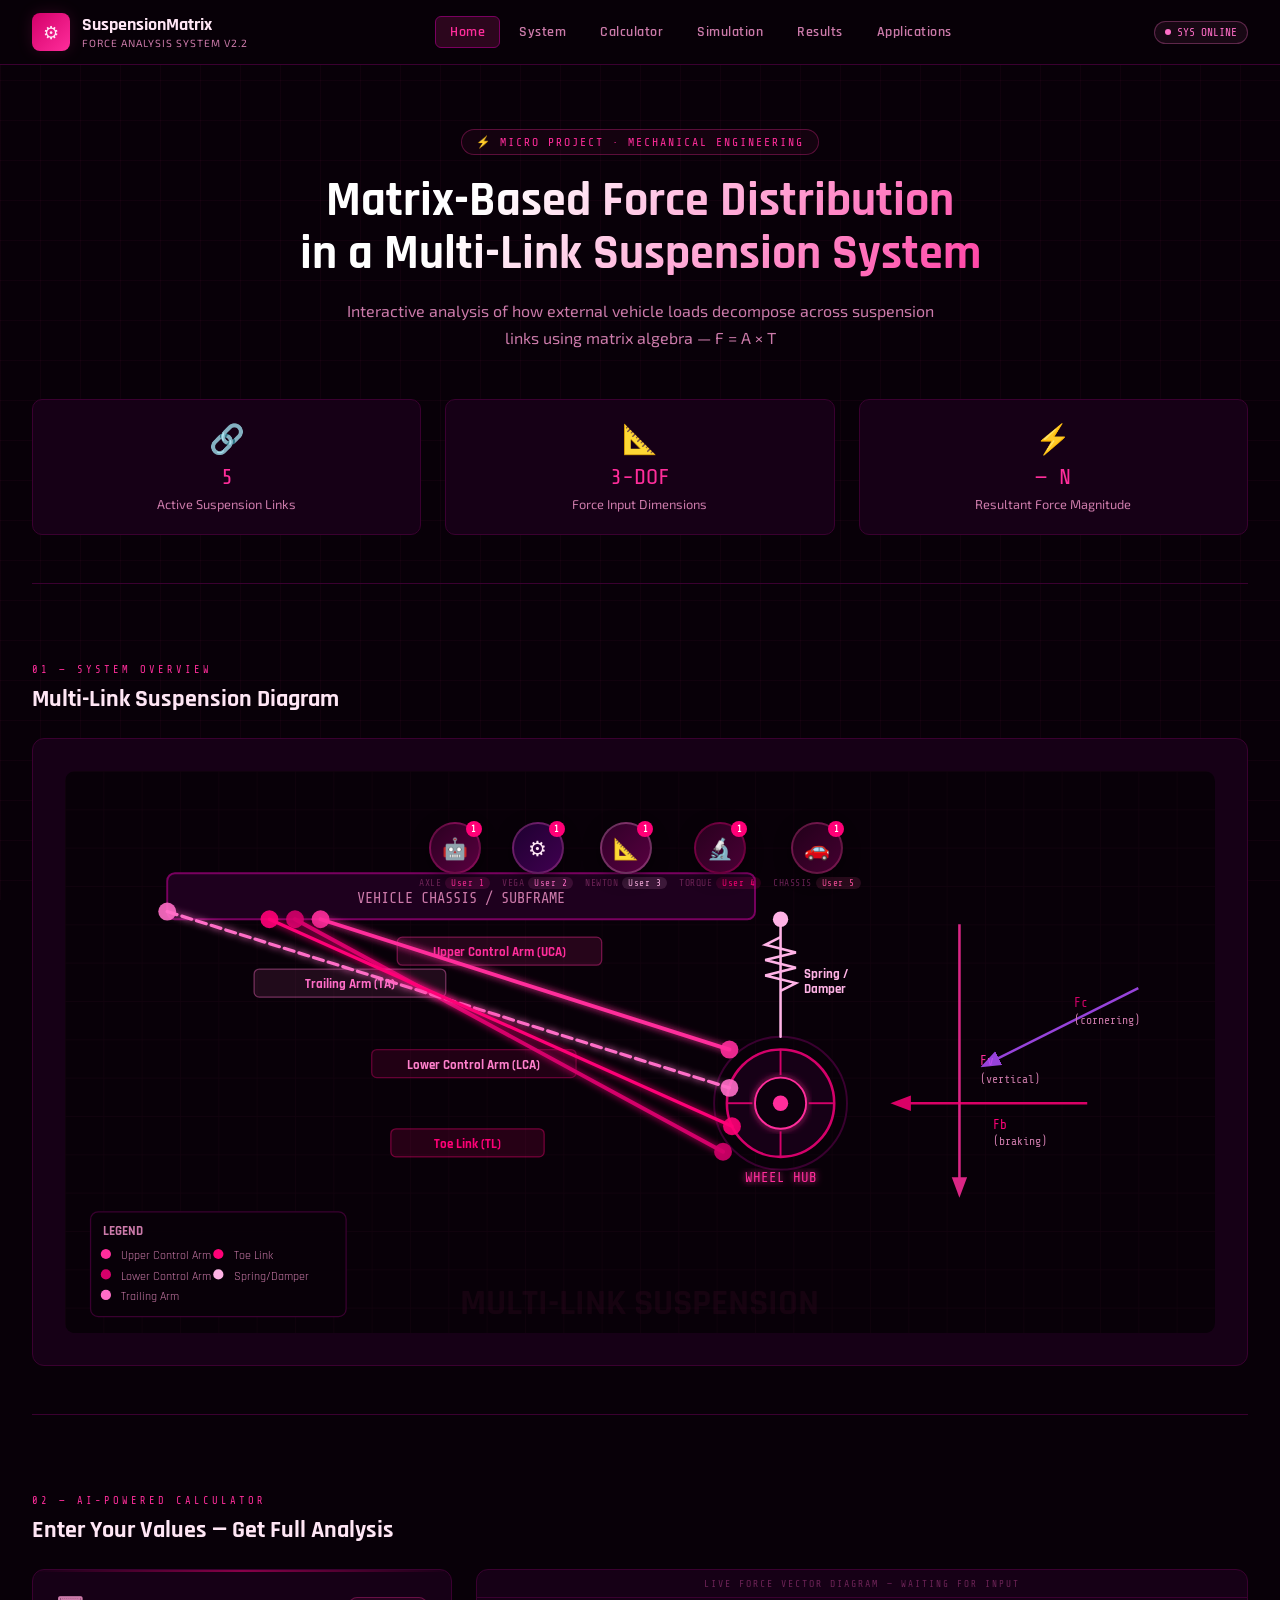
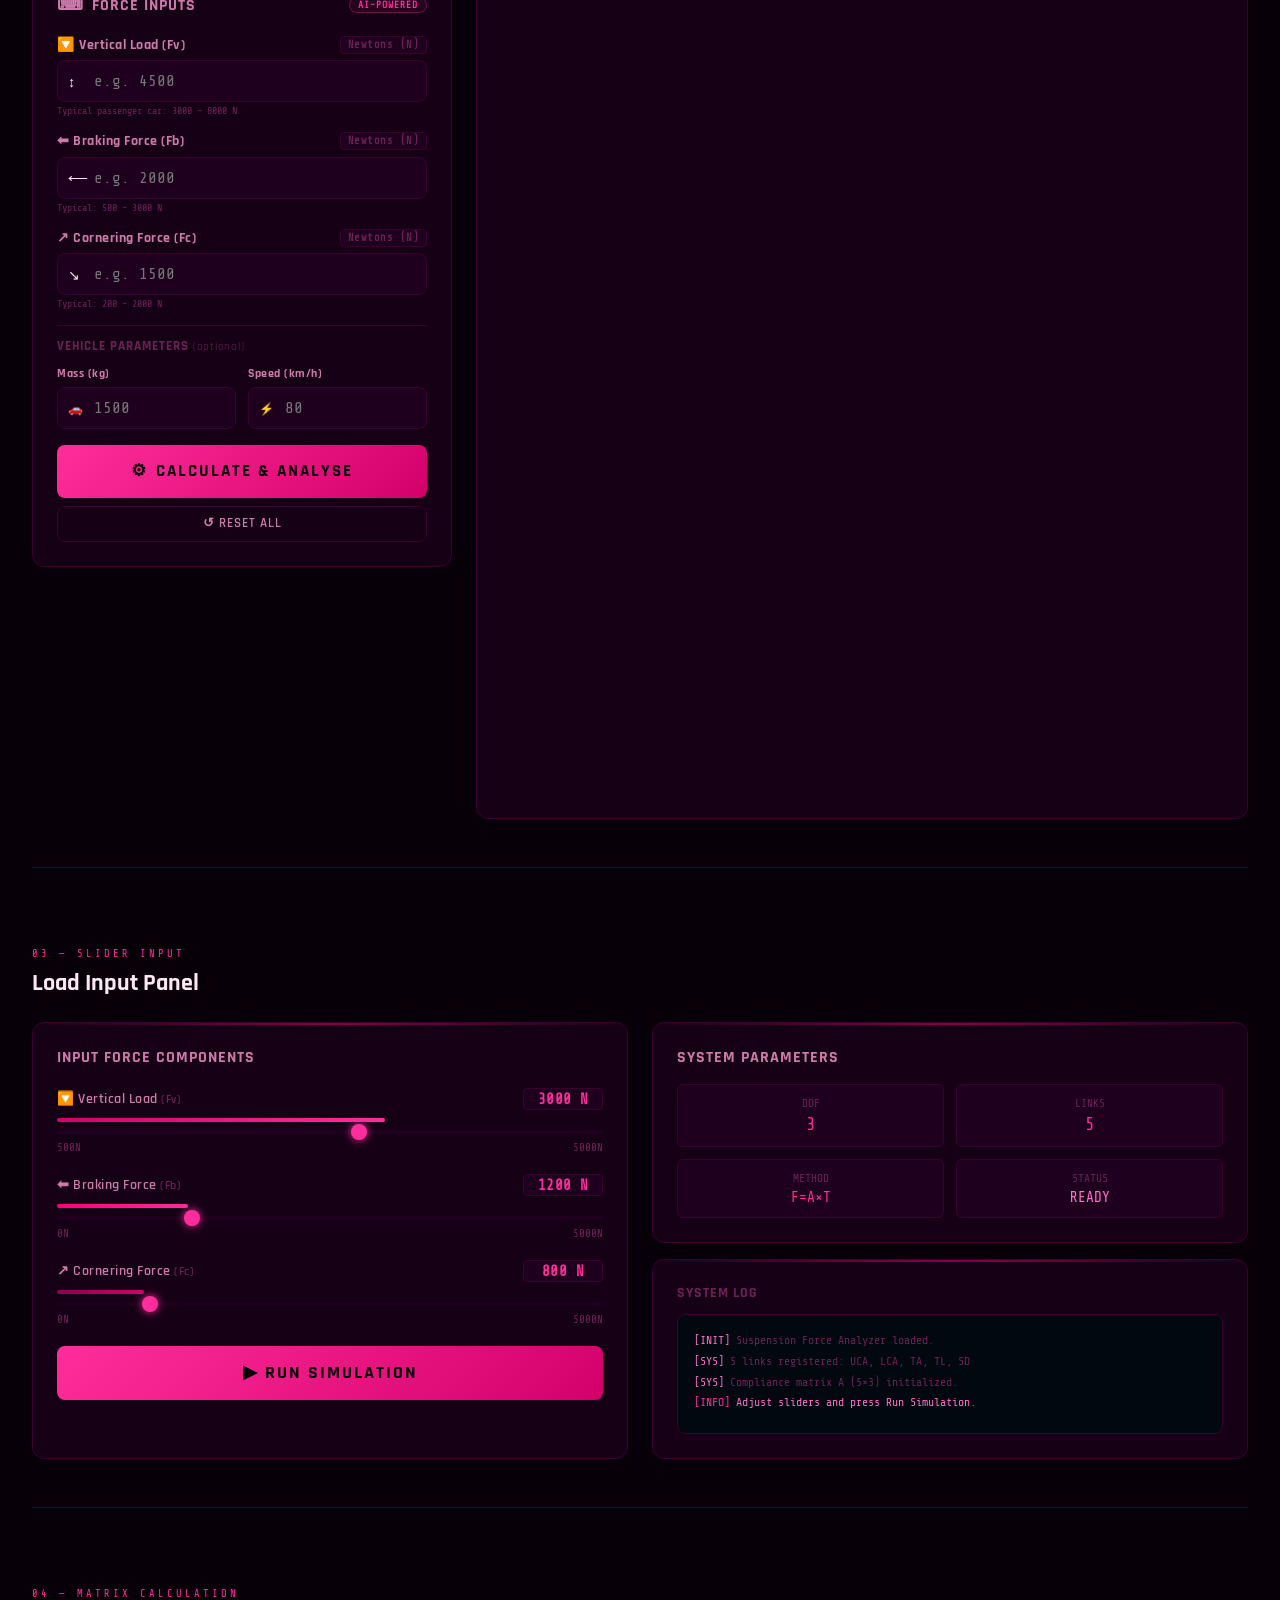
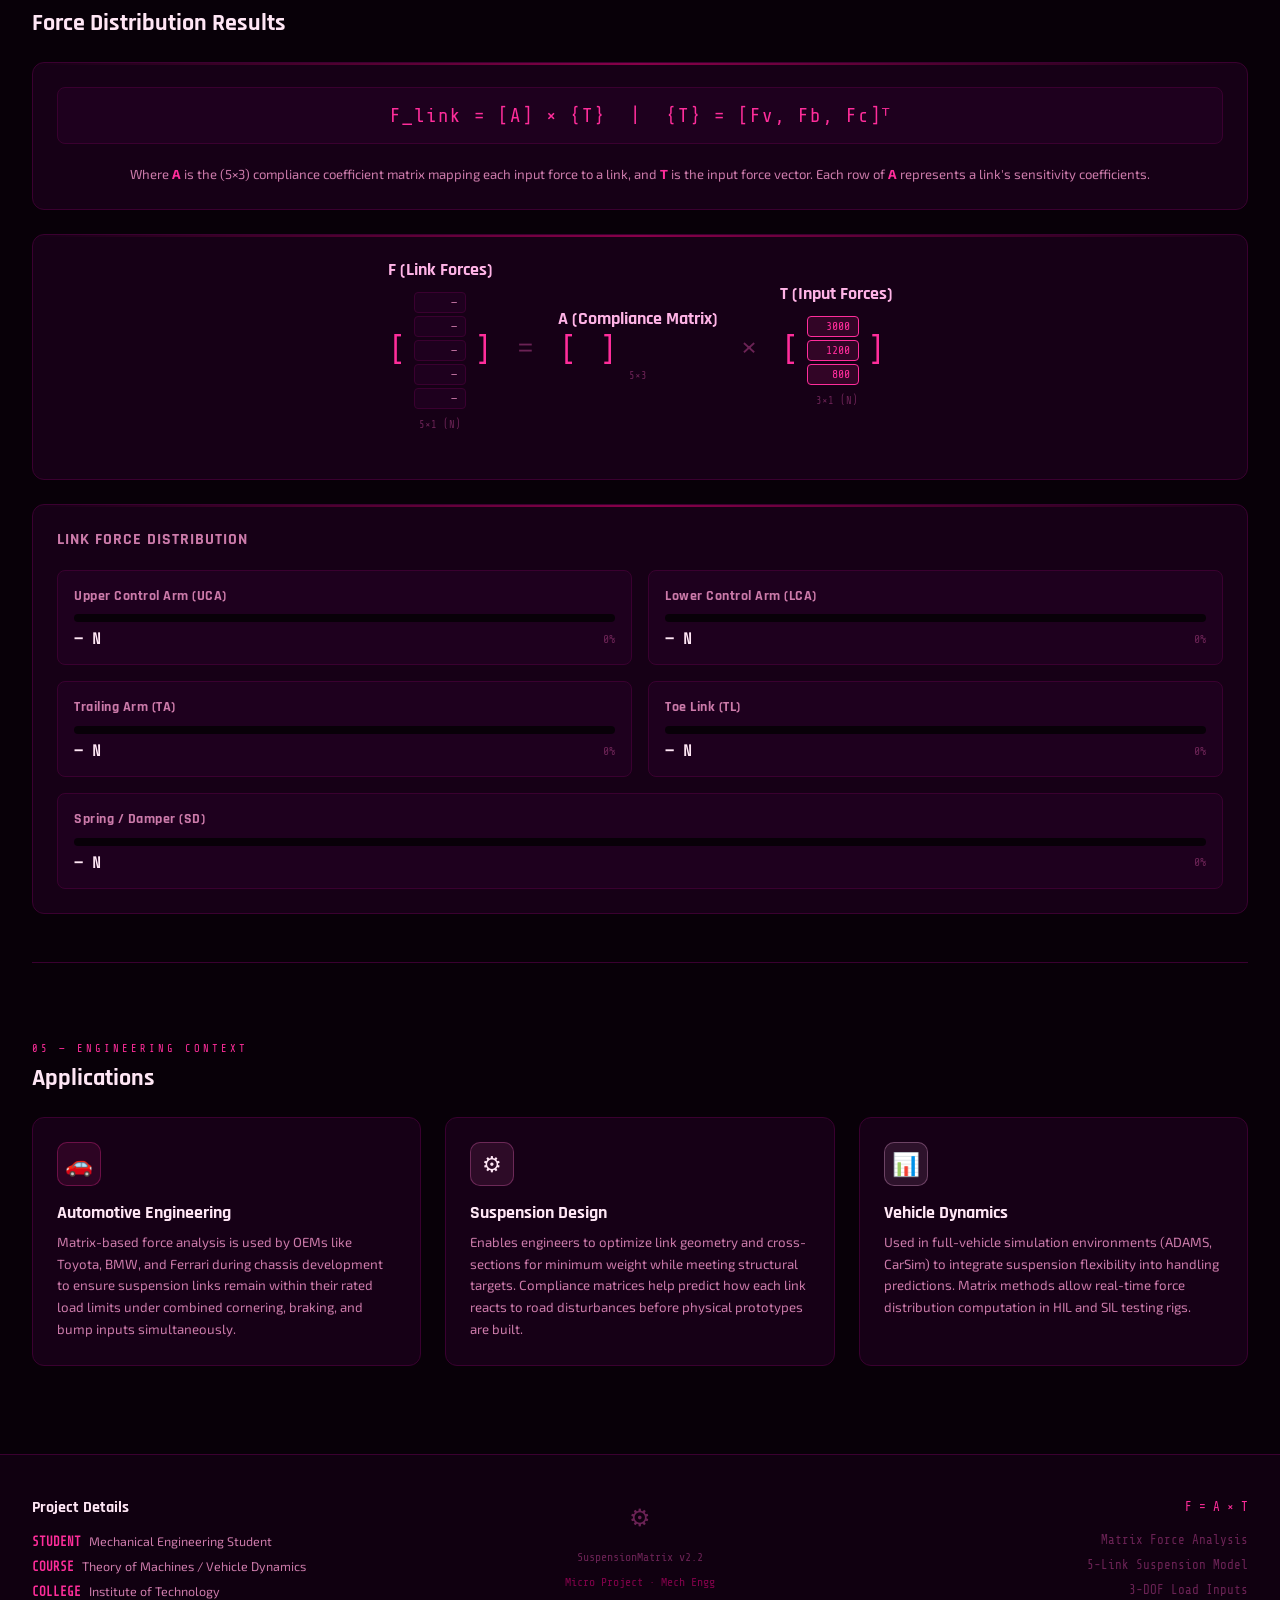
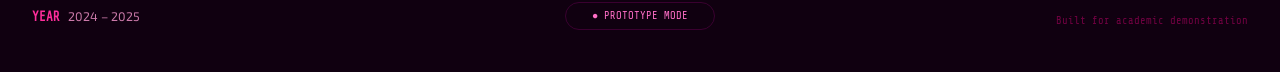
<file: Suspension_force_dashboard .html>
<!DOCTYPE html>
<html lang="en">
<head>
<meta charset="UTF-8">
<meta name="viewport" content="width=device-width, initial-scale=1.0">
<title>Matrix-Based Force Distribution | Multi-Link Suspension System</title>
<link href="https://fonts.googleapis.com/css2?family=Rajdhani:wght@400;500;600;700&family=Share+Tech+Mono&family=Exo+2:wght@300;400;500;600;700&display=swap" rel="stylesheet">
<style>
  :root {
    --bg-deep: #080008;
    --bg-panel: #100010;
    --bg-card: #160016;
    --bg-surface: #1e001e;
    --accent-cyan: #ff2d9b;
    --accent-blue: #d4006a;
    --accent-green: #ff6ec7;
    --accent-orange: #ff0077;
    --accent-yellow: #ffb3e6;
    --text-primary: #ffe6f5;
    --text-secondary: #cc7aaa;
    --text-muted: #6b2255;
    --border: #3a0030;
    --border-bright: #7a0060;
    --glow-cyan: rgba(255, 45, 155, 0.15);
    --glow-blue: rgba(212, 0, 106, 0.2);
  }

  * { margin: 0; padding: 0; box-sizing: border-box; }

  html { scroll-behavior: smooth; }

  body {
    font-family: 'Exo 2', sans-serif;
    background: var(--bg-deep);
    color: var(--text-primary);
    min-height: 100vh;
    overflow-x: hidden;
  }

  /* Animated grid background */
  body::before {
    content: '';
    position: fixed;
    inset: 0;
    background-image:
      linear-gradient(rgba(255,45,155,0.04) 1px, transparent 1px),
      linear-gradient(90deg, rgba(255,45,155,0.04) 1px, transparent 1px);
    background-size: 40px 40px;
    pointer-events: none;
    z-index: 0;
  }

  /* ─── HEADER ─── */
  header {
    position: sticky;
    top: 0;
    z-index: 100;
    background: rgba(8, 0, 8, 0.95);
    border-bottom: 1px solid var(--border);
    backdrop-filter: blur(12px);
    padding: 0 2rem;
  }

  .header-inner {
    max-width: 1400px;
    margin: 0 auto;
    display: flex;
    align-items: center;
    justify-content: space-between;
    height: 64px;
    gap: 1rem;
  }

  .logo-block {
    display: flex;
    align-items: center;
    gap: 12px;
  }

  .logo-icon {
    width: 38px; height: 38px;
    background: linear-gradient(135deg, #d4006a, #ff2d9b);
    border-radius: 8px;
    display: flex; align-items: center; justify-content: center;
    font-size: 18px;
    box-shadow: 0 0 16px var(--glow-cyan);
    flex-shrink: 0;
  }

  .logo-text {
    font-family: 'Rajdhani', sans-serif;
    font-weight: 700;
    font-size: 1.1rem;
    line-height: 1.2;
    color: var(--text-primary);
  }

  .logo-sub {
    font-size: 0.65rem;
    color: var(--text-secondary);
    font-weight: 400;
    letter-spacing: 1px;
    text-transform: uppercase;
  }

  nav { display: flex; gap: 0.25rem; }

  nav a {
    font-family: 'Rajdhani', sans-serif;
    font-weight: 600;
    font-size: 0.9rem;
    letter-spacing: 0.5px;
    color: var(--text-secondary);
    text-decoration: none;
    padding: 6px 14px;
    border-radius: 6px;
    transition: all 0.2s;
    border: 1px solid transparent;
  }

  nav a:hover, nav a.active {
    color: var(--accent-cyan);
    border-color: var(--border-bright);
    background: var(--glow-cyan);
  }

  .status-pill {
    display: flex;
    align-items: center;
    gap: 6px;
    font-family: 'Share Tech Mono', monospace;
    font-size: 0.7rem;
    color: var(--accent-green);
    padding: 4px 10px;
    border: 1px solid rgba(255,110,199,0.3);
    border-radius: 20px;
    background: rgba(255,110,199,0.07);
    white-space: nowrap;
  }

  .status-dot {
    width: 6px; height: 6px;
    background: var(--accent-green);
    border-radius: 50%;
    animation: pulse 1.5s infinite;
  }

  @keyframes pulse { 0%,100%{opacity:1;} 50%{opacity:0.3;} }

  /* ─── HERO ─── */
  .hero {
    position: relative;
    z-index: 1;
    padding: 4rem 2rem 3rem;
    max-width: 1400px;
    margin: 0 auto;
    text-align: center;
  }

  .hero-badge {
    display: inline-flex;
    align-items: center;
    gap: 8px;
    font-family: 'Share Tech Mono', monospace;
    font-size: 0.72rem;
    color: var(--accent-cyan);
    letter-spacing: 2px;
    text-transform: uppercase;
    border: 1px solid rgba(255,45,155,0.3);
    padding: 5px 14px;
    border-radius: 20px;
    margin-bottom: 1.25rem;
    background: rgba(255,45,155,0.05);
  }

  .hero h1 {
    font-family: 'Rajdhani', sans-serif;
    font-size: clamp(1.8rem, 4vw, 3rem);
    font-weight: 700;
    line-height: 1.1;
    max-width: 800px;
    margin: 0 auto 1rem;
    background: linear-gradient(135deg, #fff 30%, #ff2d9b);
    -webkit-background-clip: text;
    -webkit-text-fill-color: transparent;
    background-clip: text;
  }

  .hero p {
    color: var(--text-secondary);
    font-size: 1rem;
    max-width: 600px;
    margin: 0 auto;
    line-height: 1.7;
  }

  /* ─── LAYOUT ─── */
  .container {
    position: relative;
    z-index: 1;
    max-width: 1400px;
    margin: 0 auto;
    padding: 0 2rem 4rem;
  }

  .section-label {
    font-family: 'Share Tech Mono', monospace;
    font-size: 0.65rem;
    color: var(--accent-cyan);
    letter-spacing: 3px;
    text-transform: uppercase;
    margin-bottom: 0.5rem;
  }

  .section-title {
    font-family: 'Rajdhani', sans-serif;
    font-size: 1.5rem;
    font-weight: 700;
    color: var(--text-primary);
    margin-bottom: 1.5rem;
  }

  .card {
    background: var(--bg-card);
    border: 1px solid var(--border);
    border-radius: 12px;
    padding: 1.5rem;
    position: relative;
    overflow: hidden;
    transition: border-color 0.3s, box-shadow 0.3s;
  }

  .card:hover {
    border-color: var(--border-bright);
    box-shadow: 0 0 24px var(--glow-blue);
  }

  .card::before {
    content: '';
    position: absolute;
    top: 0; left: 0; right: 0;
    height: 2px;
    background: linear-gradient(90deg, transparent, #d4006a, transparent);
    opacity: 0.6;
  }

  .grid-2 { display: grid; grid-template-columns: 1fr 1fr; gap: 1.5rem; margin-bottom: 1.5rem; }
  .grid-3 { display: grid; grid-template-columns: 1fr 1fr 1fr; gap: 1.5rem; margin-bottom: 1.5rem; }
  .mb { margin-bottom: 1.5rem; }

  /* ─── SUSPENSION DIAGRAM ─── */
  #system { padding-top: 2rem; }

  .diagram-container {
    background: var(--bg-card);
    border: 1px solid var(--border);
    border-radius: 12px;
    padding: 2rem;
    margin-bottom: 1.5rem;
  }

  svg.suspension-svg {
    width: 100%;
    height: auto;
    display: block;
  }

  /* ─── FORCE INPUTS ─── */
  #simulation { padding-top: 2rem; }

  .input-group { margin-bottom: 1.25rem; }

  .input-label {
    display: flex;
    justify-content: space-between;
    align-items: center;
    margin-bottom: 0.5rem;
    font-size: 0.85rem;
    color: var(--text-secondary);
    font-family: 'Rajdhani', sans-serif;
    font-weight: 600;
    letter-spacing: 0.5px;
  }

  .input-value {
    font-family: 'Share Tech Mono', monospace;
    font-size: 0.9rem;
    color: var(--accent-cyan);
    background: var(--bg-surface);
    padding: 2px 8px;
    border-radius: 4px;
    border: 1px solid var(--border);
    min-width: 80px;
    text-align: center;
  }

  input[type="range"] {
    width: 100%;
    -webkit-appearance: none;
    height: 4px;
    background: var(--bg-surface);
    border-radius: 4px;
    outline: none;
    cursor: pointer;
  }

  input[type="range"]::-webkit-slider-thumb {
    -webkit-appearance: none;
    width: 16px; height: 16px;
    border-radius: 50%;
    background: var(--accent-cyan);
    box-shadow: 0 0 8px #ff2d9b;
    cursor: pointer;
    transition: transform 0.2s;
  }

  input[type="range"]::-webkit-slider-thumb:hover { transform: scale(1.3); }

  .slider-track {
    position: relative;
    margin-bottom: 0.25rem;
  }

  .slider-fill {
    position: absolute;
    top: 0; left: 0;
    height: 4px;
    border-radius: 4px;
    pointer-events: none;
    transition: width 0.1s;
  }

  .fill-vertical { background: linear-gradient(90deg, #d4006a, #ff2d9b); }
  .fill-braking  { background: linear-gradient(90deg, #ff0077, #ff2d9b); }
  .fill-cornering{ background: linear-gradient(90deg, #8b0050, #d4006a); }

  /* ─── MATRIX SECTION ─── */
  #results { padding-top: 2rem; }

  .formula-display {
    font-family: 'Share Tech Mono', monospace;
    font-size: 1.2rem;
    color: var(--accent-cyan);
    text-align: center;
    padding: 1rem;
    background: var(--bg-surface);
    border-radius: 8px;
    border: 1px solid var(--border);
    margin-bottom: 1.25rem;
    letter-spacing: 2px;
  }

  .matrix-wrapper {
    display: flex;
    align-items: center;
    justify-content: center;
    gap: 1rem;
    flex-wrap: wrap;
    margin-bottom: 1.5rem;
  }

  .matrix-label {
    font-family: 'Rajdhani', sans-serif;
    font-size: 1.1rem;
    font-weight: 700;
    color: var(--accent-yellow);
    text-align: center;
    margin-bottom: 0.3rem;
  }

  .matrix-box {
    position: relative;
    font-family: 'Share Tech Mono', monospace;
    font-size: 0.78rem;
    color: var(--text-primary);
  }

  .matrix-bracket {
    display: inline-flex;
    align-items: stretch;
    gap: 2px;
  }

  .bracket-left, .bracket-right {
    display: flex;
    flex-direction: column;
    justify-content: center;
    color: var(--accent-cyan);
    font-size: 2rem;
    line-height: 1;
    padding: 0 2px;
  }

  .matrix-grid {
    display: grid;
    gap: 3px;
    padding: 6px 4px;
  }

  .matrix-cell {
    padding: 3px 8px;
    background: var(--bg-surface);
    border: 1px solid var(--border);
    border-radius: 4px;
    text-align: right;
    min-width: 52px;
    font-size: 0.72rem;
    transition: background 0.3s, color 0.3s;
    color: var(--text-secondary);
  }

  .matrix-cell.highlight {
    background: rgba(255,45,155,0.12);
    color: var(--accent-cyan);
    border-color: var(--accent-cyan);
  }

  .op-symbol {
    font-size: 1.8rem;
    color: var(--text-muted);
    padding: 0 0.5rem;
    align-self: center;
  }

  /* ─── RESULTS BARS ─── */
  .results-grid {
    display: grid;
    grid-template-columns: 1fr 1fr;
    gap: 1rem;
  }

  .result-item {
    background: var(--bg-surface);
    border: 1px solid var(--border);
    border-radius: 8px;
    padding: 1rem;
    transition: border-color 0.3s;
  }

  .result-item:hover { border-color: var(--border-bright); }

  .result-name {
    font-family: 'Rajdhani', sans-serif;
    font-weight: 700;
    font-size: 0.9rem;
    color: var(--text-secondary);
    margin-bottom: 0.6rem;
    letter-spacing: 0.5px;
  }

  .result-bar-bg {
    height: 8px;
    background: var(--bg-deep);
    border-radius: 4px;
    overflow: hidden;
    margin-bottom: 0.5rem;
  }

  .result-bar-fill {
    height: 100%;
    border-radius: 4px;
    transition: width 0.6s cubic-bezier(0.4,0,0.2,1);
    position: relative;
  }

  .result-bar-fill::after {
    content: '';
    position: absolute;
    right: 0; top: 0; bottom: 0;
    width: 4px;
    background: rgba(255,255,255,0.5);
    border-radius: 4px;
  }

  .result-value {
    display: flex;
    justify-content: space-between;
    align-items: center;
  }

  .result-num {
    font-family: 'Share Tech Mono', monospace;
    font-size: 1rem;
    font-weight: 700;
    color: var(--text-primary);
  }

  .result-pct {
    font-family: 'Share Tech Mono', monospace;
    font-size: 0.72rem;
    color: var(--text-muted);
  }

  /* ─── RUN BUTTON ─── */
  .run-btn {
    display: block;
    width: 100%;
    padding: 1rem;
    font-family: 'Rajdhani', sans-serif;
    font-size: 1.1rem;
    font-weight: 700;
    letter-spacing: 2px;
    text-transform: uppercase;
    color: var(--bg-deep);
    background: linear-gradient(135deg, #ff2d9b, #d4006a);
    border: none;
    border-radius: 8px;
    cursor: pointer;
    transition: all 0.3s;
    position: relative;
    overflow: hidden;
    margin-top: 1.25rem;
  }

  .run-btn:hover {
    transform: translateY(-2px);
    box-shadow: 0 8px 24px rgba(255,45,155,0.35);
  }

  .run-btn:active { transform: translateY(0); }

  .run-btn::before {
    content: '';
    position: absolute;
    top: -50%; left: -60%;
    width: 40%; height: 200%;
    background: rgba(255,255,255,0.25);
    transform: skewX(-20deg);
    transition: left 0.4s;
  }

  .run-btn:hover::before { left: 120%; }

  /* ─── STAT CARDS ─── */
  .stat-card {
    background: var(--bg-card);
    border: 1px solid var(--border);
    border-radius: 10px;
    padding: 1.25rem;
    text-align: center;
    transition: all 0.3s;
  }

  .stat-card:hover {
    border-color: var(--border-bright);
    transform: translateY(-3px);
    box-shadow: 0 8px 20px rgba(212,0,106,0.3);
  }

  .stat-icon {
    font-size: 1.8rem;
    margin-bottom: 0.5rem;
    display: block;
  }

  .stat-num {
    font-family: 'Share Tech Mono', monospace;
    font-size: 1.4rem;
    color: var(--accent-cyan);
    display: block;
    margin-bottom: 0.25rem;
  }

  .stat-desc {
    font-size: 0.8rem;
    color: var(--text-secondary);
    line-height: 1.4;
  }

  /* ─── APPLICATIONS ─── */
  #applications { padding-top: 2rem; }

  .app-card {
    background: var(--bg-card);
    border: 1px solid var(--border);
    border-radius: 12px;
    padding: 1.5rem;
    transition: all 0.3s;
    height: 100%;
  }

  .app-card:hover {
    border-color: var(--border-bright);
    transform: translateY(-4px);
    box-shadow: 0 12px 32px rgba(212,0,106,0.3);
  }

  .app-icon {
    width: 44px; height: 44px;
    border-radius: 10px;
    display: flex; align-items: center; justify-content: center;
    font-size: 1.4rem;
    margin-bottom: 1rem;
  }

  .app-card h3 {
    font-family: 'Rajdhani', sans-serif;
    font-size: 1.1rem;
    font-weight: 700;
    color: var(--text-primary);
    margin-bottom: 0.5rem;
  }

  .app-card p {
    font-size: 0.83rem;
    color: var(--text-secondary);
    line-height: 1.65;
  }

  /* ─── CONSOLE LOG ─── */
  .console-log {
    background: #020810;
    border: 1px solid var(--border);
    border-radius: 8px;
    padding: 1rem;
    font-family: 'Share Tech Mono', monospace;
    font-size: 0.72rem;
    color: var(--accent-green);
    height: 120px;
    overflow-y: auto;
    line-height: 1.8;
  }

  .log-line { color: var(--text-muted); }
  .log-line span { color: var(--accent-green); }
  .log-warn span { color: var(--accent-yellow); }
  .log-info span { color: var(--accent-cyan); }

  /* ─── FOOTER ─── */
  footer {
    position: relative;
    z-index: 1;
    background: var(--bg-panel);
    border-top: 1px solid var(--border);
    padding: 2.5rem 2rem;
  }

  .footer-inner {
    max-width: 1400px;
    margin: 0 auto;
    display: grid;
    grid-template-columns: 1fr auto 1fr;
    align-items: center;
    gap: 2rem;
  }

  .footer-project h3 {
    font-family: 'Rajdhani', sans-serif;
    font-size: 1rem;
    font-weight: 700;
    color: var(--text-primary);
    margin-bottom: 0.75rem;
  }

  .footer-detail {
    font-size: 0.78rem;
    color: var(--text-secondary);
    line-height: 2;
  }

  .footer-detail strong {
    color: var(--accent-cyan);
    font-family: 'Share Tech Mono', monospace;
    margin-right: 8px;
  }

  .footer-center {
    text-align: center;
    font-size: 0.72rem;
    color: var(--text-muted);
    font-family: 'Share Tech Mono', monospace;
    line-height: 1.8;
  }

  .footer-right {
    text-align: right;
    font-size: 0.78rem;
    color: var(--text-muted);
    font-family: 'Share Tech Mono', monospace;
    line-height: 2;
  }

  /* ─── DIVIDER ─── */
  .section-divider {
    border: none;
    border-top: 1px solid var(--border);
    margin: 3rem 0;
  }

  /* ─── SIMULATION RUNNING ANIMATION ─── */
  @keyframes scanline {
    0% { transform: translateY(-100%); }
    100% { transform: translateY(100%); }
  }

  .scanning::after {
    content: '';
    position: absolute;
    inset: 0;
    background: linear-gradient(transparent 40%, rgba(0,200,255,0.08) 50%, transparent 60%);
    animation: scanline 0.8s linear;
    pointer-events: none;
  }

  /* ─── LINK COLOR INDICATORS ─── */
  .link-color-uca   { background: linear-gradient(90deg, #ff2d9b, #ff80c8); }
  .link-color-lca   { background: linear-gradient(90deg, #d4006a, #ff0077); }
  .link-color-trail { background: linear-gradient(90deg, #ff6ec7, #ff99dd); }
  .link-color-toe   { background: linear-gradient(90deg, #c2006e, #ff0090); }
  .link-color-hub   { background: linear-gradient(90deg, #ffb3e6, #ff80cc); }

  /* ─── RESPONSIVE ─── */
  @media (max-width: 900px) {
    .grid-2, .grid-3 { grid-template-columns: 1fr; }
    .results-grid { grid-template-columns: 1fr; }
    .footer-inner { grid-template-columns: 1fr; text-align: center; }
    .footer-right { text-align: center; }
    nav { display: none; }
  }

  @media (max-width: 600px) {
    .matrix-wrapper { flex-direction: column; }
    .hero { padding: 2rem 1rem; }
    .container { padding: 0 1rem 3rem; }
  }

  /* ─── TOOLTIP ─── */
  [data-tip] { position: relative; cursor: help; }
  [data-tip]::after {
    content: attr(data-tip);
    position: absolute;
    bottom: calc(100% + 6px);
    left: 50%;
    transform: translateX(-50%);
    background: var(--bg-surface);
    border: 1px solid var(--border-bright);
    color: var(--text-primary);
    font-size: 0.72rem;
    padding: 4px 10px;
    border-radius: 6px;
    white-space: nowrap;
    font-family: 'Share Tech Mono', monospace;
    pointer-events: none;
    opacity: 0;
    transition: opacity 0.2s;
    z-index: 50;
  }
  [data-tip]:hover::after { opacity: 1; }

  /* ─── CALCULATOR SECTION ─── */
  #calculator { padding-top: 2rem; }

  .calc-top-grid {
    display: grid;
    grid-template-columns: 420px 1fr;
    gap: 1.5rem;
    margin-bottom: 1.5rem;
    align-items: start;
  }

  @media (max-width: 900px) { .calc-top-grid { grid-template-columns: 1fr; } }

  /* Input fields */
  .num-input-group { margin-bottom: 1rem; }

  .num-label {
    display: flex;
    justify-content: space-between;
    align-items: center;
    margin-bottom: 0.4rem;
    font-family: 'Rajdhani', sans-serif;
    font-weight: 700;
    font-size: 0.88rem;
    color: var(--text-secondary);
    letter-spacing: 0.5px;
  }

  .num-unit {
    font-family: 'Share Tech Mono', monospace;
    font-size: 0.65rem;
    color: var(--text-muted);
    background: var(--bg-surface);
    padding: 2px 7px;
    border-radius: 4px;
    border: 1px solid var(--border);
  }

  .num-field-wrap {
    position: relative;
    display: flex;
    align-items: center;
  }

  .num-field-wrap .field-icon {
    position: absolute;
    left: 11px;
    font-size: 0.9rem;
    pointer-events: none;
    z-index: 1;
  }

  input[type="number"].num-field {
    width: 100%;
    background: var(--bg-surface);
    border: 1px solid var(--border);
    border-radius: 8px;
    padding: 11px 12px 11px 36px;
    color: var(--text-primary);
    font-family: 'Share Tech Mono', monospace;
    font-size: 1rem;
    outline: none;
    transition: border-color 0.2s, box-shadow 0.2s;
    -moz-appearance: textfield;
  }

  input[type="number"].num-field::-webkit-inner-spin-button,
  input[type="number"].num-field::-webkit-outer-spin-button { -webkit-appearance: none; }

  input[type="number"].num-field:focus {
    border-color: #ff2d9b;
    box-shadow: 0 0 0 3px rgba(255,45,155,0.15);
    background: #220022;
  }

  input[type="number"].num-field.invalid {
    border-color: #ff0055;
    box-shadow: 0 0 0 3px rgba(255,0,85,0.15);
  }

  .field-hint {
    font-size: 0.63rem;
    color: var(--text-muted);
    margin-top: 3px;
    font-family: 'Share Tech Mono', monospace;
  }

  .param-row {
    display: grid;
    grid-template-columns: 1fr 1fr;
    gap: 0.75rem;
  }

  /* Buttons */
  .calc-btn {
    display: flex;
    align-items: center;
    justify-content: center;
    gap: 8px;
    width: 100%;
    padding: 0.95rem;
    font-family: 'Rajdhani', sans-serif;
    font-size: 1.05rem;
    font-weight: 700;
    letter-spacing: 2px;
    text-transform: uppercase;
    color: #080008;
    background: linear-gradient(135deg, #ff2d9b, #d4006a);
    border: none;
    border-radius: 8px;
    cursor: pointer;
    transition: all 0.3s;
    overflow: hidden;
    margin-top: 1rem;
    position: relative;
  }

  .calc-btn:hover { transform: translateY(-2px); box-shadow: 0 8px 28px rgba(255,45,155,0.45); }
  .calc-btn:active { transform: translateY(0); }
  .calc-btn:disabled { opacity: 0.5; cursor: not-allowed; transform: none; }

  .reset-btn {
    display: block;
    width: 100%;
    padding: 0.55rem;
    font-family: 'Rajdhani', sans-serif;
    font-size: 0.82rem;
    font-weight: 600;
    letter-spacing: 1px;
    text-transform: uppercase;
    color: var(--text-secondary);
    background: transparent;
    border: 1px solid var(--border);
    border-radius: 8px;
    cursor: pointer;
    transition: all 0.2s;
    margin-top: 0.5rem;
  }

  .reset-btn:hover { border-color: var(--border-bright); color: var(--text-primary); }

  /* validation */
  .validation-msg {
    font-family: 'Share Tech Mono', monospace;
    font-size: 0.72rem;
    padding: 8px 12px;
    border-radius: 6px;
    margin-bottom: 0.75rem;
    display: none;
  }
  .validation-msg.error { background: rgba(255,0,60,0.1); color: #ff2d4a; border: 1px solid rgba(255,0,60,0.3); display: block; }
  .validation-msg.success { background: rgba(255,45,155,0.08); color: #ff2d9b; border: 1px solid rgba(255,45,155,0.3); display: block; }

  /* ── Live Canvas Diagram ── */
  .live-diagram-wrap {
    background: var(--bg-card);
    border: 1px solid var(--border);
    border-radius: 12px;
    overflow: hidden;
    transition: border-color 0.3s;
  }

  .live-diagram-wrap:hover { border-color: var(--border-bright); }

  .live-diagram-title {
    font-family: 'Share Tech Mono', monospace;
    font-size: 0.62rem;
    color: var(--text-muted);
    letter-spacing: 2px;
    text-transform: uppercase;
    text-align: center;
    padding: 8px;
    border-bottom: 1px solid var(--border);
    display: flex;
    align-items: center;
    justify-content: center;
    gap: 8px;
  }

  .live-diagram-wrap canvas { display: block; width: 100%; height: auto; }

  /* ── AI Response Panel ── */
  .ai-response-panel {
    background: var(--bg-card);
    border: 1px solid var(--border);
    border-radius: 12px;
    overflow: hidden;
    margin-top: 1.5rem;
    display: none;
    animation: fadeInUp 0.4s ease;
  }

  @keyframes fadeInUp {
    from { opacity:0; transform: translateY(16px); }
    to   { opacity:1; transform: translateY(0); }
  }

  .ai-response-panel.visible { display: block; }

  .ai-panel-header {
    display: flex;
    align-items: center;
    gap: 10px;
    padding: 14px 18px;
    background: linear-gradient(90deg, #2a0020, #1e001e);
    border-bottom: 1px solid var(--border);
  }

  .ai-panel-avatar {
    width: 32px; height: 32px;
    border-radius: 50%;
    background: linear-gradient(135deg, #d4006a, #ff2d9b);
    display: flex; align-items: center; justify-content: center;
    font-size: 1rem;
    box-shadow: 0 0 12px rgba(255,45,155,0.4);
    flex-shrink: 0;
  }

  .ai-panel-title {
    font-family: 'Rajdhani', sans-serif;
    font-weight: 700;
    font-size: 0.9rem;
    color: var(--text-primary);
  }

  .ai-panel-sub {
    font-family: 'Share Tech Mono', monospace;
    font-size: 0.6rem;
    color: #ff2d9b;
    letter-spacing: 1px;
  }

  .ai-panel-badge {
    margin-left: auto;
    font-family: 'Share Tech Mono', monospace;
    font-size: 0.6rem;
    color: #ff2d9b;
    border: 1px solid rgba(255,45,155,0.3);
    padding: 2px 8px;
    border-radius: 10px;
    background: rgba(255,45,155,0.08);
  }

  /* Thinking animation */
  .ai-thinking {
    padding: 20px 18px;
    display: flex;
    align-items: center;
    gap: 12px;
  }

  .think-dots {
    display: flex; gap: 5px;
  }

  .think-dots span {
    width: 8px; height: 8px;
    border-radius: 50%;
    background: #ff2d9b;
    animation: thinkBounce 1.2s infinite;
  }

  .think-dots span:nth-child(2) { animation-delay: 0.18s; }
  .think-dots span:nth-child(3) { animation-delay: 0.36s; }

  @keyframes thinkBounce {
    0%,60%,100% { transform: translateY(0); opacity:0.35; }
    30% { transform: translateY(-7px); opacity:1; }
  }

  .think-label {
    font-family: 'Share Tech Mono', monospace;
    font-size: 0.72rem;
    color: var(--text-muted);
    font-style: italic;
  }

  /* AI response text area */
  .ai-response-body {
    padding: 18px;
  }

  .ai-response-text {
    font-size: 0.85rem;
    line-height: 1.75;
    color: var(--text-primary);
    white-space: pre-wrap;
    word-break: break-word;
  }

  .ai-response-text strong { color: #ff2d9b; }
  .ai-response-text em { color: #ffb3e6; font-style: normal; }

  /* ── Result data cards ── */
  .result-data-grid {
    display: grid;
    grid-template-columns: repeat(5, 1fr);
    gap: 0.6rem;
    margin: 1rem 0;
  }

  @media (max-width: 900px) { .result-data-grid { grid-template-columns: repeat(3,1fr); } }

  .rdc {
    background: var(--bg-surface);
    border: 1px solid var(--border);
    border-radius: 8px;
    padding: 0.75rem 0.5rem;
    text-align: center;
    position: relative;
    overflow: hidden;
    transition: border-color 0.3s;
  }

  .rdc:hover { border-color: var(--border-bright); }

  .rdc::after {
    content: '';
    position: absolute;
    bottom: 0; left: 0; right: 0;
    height: 2px;
  }

  .rdc-abbr {
    font-family: 'Share Tech Mono', monospace;
    font-size: 0.58rem;
    color: var(--text-muted);
    letter-spacing: 1px;
    text-transform: uppercase;
    margin-bottom: 4px;
  }

  .rdc-val {
    font-family: 'Share Tech Mono', monospace;
    font-size: 0.92rem;
    font-weight: 700;
    margin-bottom: 2px;
  }

  .rdc-label {
    font-size: 0.62rem;
    color: var(--text-muted);
    font-family: 'Exo 2', sans-serif;
    line-height: 1.3;
  }

  .rdc-bar {
    height: 3px;
    border-radius: 2px;
    margin-top: 6px;
    transition: width 0.6s;
  }

  .link-status {
    display: inline-block;
    padding: 2px 7px;
    border-radius: 10px;
    font-size: 0.58rem;
    font-weight: 700;
    letter-spacing: 0.5px;
    margin-top: 4px;
  }

  .status-safe { background: rgba(0,200,80,0.15); color: #00e55a; border: 1px solid rgba(0,200,80,0.3); }
  .status-warn { background: rgba(255,200,0,0.12); color: #ffd740; border: 1px solid rgba(255,200,0,0.3); }
  .status-crit { background: rgba(255,0,60,0.15); color: #ff2d4a; border: 1px solid rgba(255,0,60,0.3); }

  /* summary pills row */
  .summary-pills {
    display: flex;
    gap: 0.75rem;
    flex-wrap: wrap;
    margin-top: 0.75rem;
    padding-top: 0.75rem;
    border-top: 1px solid var(--border);
  }

  .sum-pill {
    display: flex;
    align-items: center;
    gap: 6px;
    font-family: 'Share Tech Mono', monospace;
    font-size: 0.7rem;
    background: var(--bg-surface);
    border: 1px solid var(--border);
    border-radius: 20px;
    padding: 4px 12px;
  }

  .sum-pill-label { color: var(--text-muted); }
  .sum-pill-val { color: #ff2d9b; font-weight: 700; }

  @keyframes calcFlash {
    0%   { box-shadow: 0 0 0 0 rgba(255,45,155,0.5); }
    70%  { box-shadow: 0 0 0 12px rgba(255,45,155,0); }
    100% { box-shadow: none; }
  }

  .flash-update { animation: calcFlash 0.7s ease-out; }
</style>
</head>
<body>

<!-- ═══════════ HEADER ═══════════ -->
<header id="home">
  <div class="header-inner">
    <div class="logo-block">
      <div class="logo-icon">⚙</div>
      <div>
        <div class="logo-text">SuspensionMatrix</div>
        <div class="logo-sub">Force Analysis System v2.2</div>
      </div>
    </div>
    <nav>
      <a href="#home" class="active">Home</a>
      <a href="#system">System</a>
      <a href="#calculator">Calculator</a>
      <a href="#simulation">Simulation</a>
      <a href="#results">Results</a>
      <a href="#applications">Applications</a>
    </nav>
    <div class="status-pill">
      <div class="status-dot"></div>
      SYS ONLINE
    </div>
  </div>
</header>

<!-- ═══════════ HERO ═══════════ -->
<div class="hero">
  <div class="hero-badge">⚡ Micro Project · Mechanical Engineering</div>
  <h1>Matrix-Based Force Distribution<br>in a Multi-Link Suspension System</h1>
  <p>Interactive analysis of how external vehicle loads decompose across suspension links using matrix algebra — F = A × T</p>
</div>

<!-- ═══════════ MAIN CONTENT ═══════════ -->
<div class="container">

  <!-- STATS ROW -->
  <div class="grid-3 mb">
    <div class="stat-card" data-tip="Number of load-bearing links modeled">
      <span class="stat-icon">🔗</span>
      <span class="stat-num" id="stat-links">5</span>
      <span class="stat-desc">Active Suspension Links</span>
    </div>
    <div class="stat-card" data-tip="Degrees of freedom analyzed">
      <span class="stat-icon">📐</span>
      <span class="stat-num">3-DOF</span>
      <span class="stat-desc">Force Input Dimensions</span>
    </div>
    <div class="stat-card" data-tip="Total resultant force magnitude">
      <span class="stat-icon">⚡</span>
      <span class="stat-num" id="stat-total">— N</span>
      <span class="stat-desc">Resultant Force Magnitude</span>
    </div>
  </div>

  <hr class="section-divider">

  <!-- ═══ SYSTEM DIAGRAM ═══ -->
  <section id="system">
    <div class="section-label">01 — System Overview</div>
    <div class="section-title">Multi-Link Suspension Diagram</div>

    <div class="diagram-container">
      <svg class="suspension-svg" viewBox="0 0 900 440" xmlns="http://www.w3.org/2000/svg">
        <!-- Background panels -->
        <rect x="0" y="0" width="900" height="440" fill="#080008" rx="8"/>
        <!-- Grid lines -->
        <defs>
          <pattern id="grid" width="30" height="30" patternUnits="userSpaceOnUse">
            <path d="M 30 0 L 0 0 0 30" fill="none" stroke="rgba(255,45,155,0.04)" stroke-width="1"/>
          </pattern>
          <marker id="arrow-cyan" markerWidth="8" markerHeight="8" refX="6" refY="3" orient="auto">
            <path d="M0,0 L8,3 L0,6 Z" fill="#ff2d9b"/>
          </marker>
          <marker id="arrow-orange" markerWidth="8" markerHeight="8" refX="6" refY="3" orient="auto">
            <path d="M0,0 L8,3 L0,6 Z" fill="#ff0077"/>
          </marker>
          <marker id="arrow-purple" markerWidth="8" markerHeight="8" refX="6" refY="3" orient="auto">
            <path d="M0,0 L8,3 L0,6 Z" fill="#b04fff"/>
          </marker>
          <filter id="glow-c">
            <feGaussianBlur stdDeviation="3" result="blur"/>
            <feMerge><feMergeNode in="blur"/><feMergeNode in="SourceGraphic"/></feMerge>
          </filter>
        </defs>
        <rect x="0" y="0" width="900" height="440" fill="url(#grid)" rx="8"/>

        <!-- CHASSIS / BODY -->
        <rect x="80" y="80" width="460" height="36" rx="6" fill="#1e001e" stroke="#7a0060" stroke-width="1.5"/>
        <text x="310" y="103" fill="#cc7aaa" font-size="12" text-anchor="middle" font-family="Share Tech Mono, monospace">VEHICLE CHASSIS / SUBFRAME</text>

        <!-- WHEEL HUB (center element) -->
        <circle cx="560" cy="260" r="52" fill="none" stroke="#3a0030" stroke-width="1.5"/>
        <circle cx="560" cy="260" r="42" fill="#160016" stroke="#d4006a" stroke-width="2"/>
        <circle cx="560" cy="260" r="20" fill="#080008" stroke="#ff2d9b" stroke-width="1.5" filter="url(#glow-c)"/>
        <circle cx="560" cy="260" r="6" fill="#ff2d9b"/>
        <!-- Wheel spokes -->
        <line x1="560" y1="238" x2="560" y2="218" stroke="#d4006a" stroke-width="1.5"/>
        <line x1="560" y1="282" x2="560" y2="302" stroke="#d4006a" stroke-width="1.5"/>
        <line x1="538" y1="260" x2="518" y2="260" stroke="#d4006a" stroke-width="1.5"/>
        <line x1="582" y1="260" x2="602" y2="260" stroke="#d4006a" stroke-width="1.5"/>
        <!-- Hub label -->
        <text x="560" y="322" fill="#ff2d9b" font-size="11" text-anchor="middle" font-family="Share Tech Mono, monospace" filter="url(#glow-c)">WHEEL HUB</text>

        <!-- UPPER CONTROL ARM -->
        <line x1="200" y1="116" x2="520" y2="218" stroke="#ff2d9b" stroke-width="3" stroke-linecap="round" filter="url(#glow-c)"/>
        <circle cx="200" cy="116" r="7" fill="#ff2d9b" opacity="0.9"/>
        <circle cx="520" cy="218" r="7" fill="#ff2d9b" opacity="0.9"/>
        <!-- UCA label with bg -->
        <rect x="260" y="130" width="160" height="22" rx="4" fill="rgba(255,45,155,0.12)" stroke="rgba(255,45,155,0.4)" stroke-width="1"/>
        <text x="340" y="145" fill="#ff2d9b" font-size="10.5" text-anchor="middle" font-family="Rajdhani, sans-serif" font-weight="700">Upper Control Arm (UCA)</text>

        <!-- LOWER CONTROL ARM -->
        <line x1="180" y1="116" x2="515" y2="298" stroke="#d4006a" stroke-width="3" stroke-linecap="round" filter="url(#glow-c)"/>
        <circle cx="180" cy="116" r="7" fill="#d4006a" opacity="0.9"/>
        <circle cx="515" cy="298" r="7" fill="#d4006a" opacity="0.9"/>
        <!-- LCA label -->
        <rect x="240" y="218" width="160" height="22" rx="4" fill="rgba(212,0,106,0.12)" stroke="rgba(212,0,106,0.4)" stroke-width="1"/>
        <text x="320" y="233" fill="#ff80cc" font-size="10.5" text-anchor="middle" font-family="Rajdhani, sans-serif" font-weight="700">Lower Control Arm (LCA)</text>

        <!-- TRAILING ARM -->
        <line x1="80" y1="110" x2="520" y2="248" stroke="#ff6ec7" stroke-width="2.5" stroke-linecap="round" stroke-dasharray="8,4" filter="url(#glow-c)"/>
        <circle cx="80" cy="110" r="7" fill="#ff6ec7" opacity="0.9"/>
        <circle cx="520" cy="248" r="7" fill="#ff6ec7" opacity="0.9"/>
        <!-- Trail label -->
        <rect x="148" y="155" width="150" height="22" rx="4" fill="rgba(255,110,199,0.1)" stroke="rgba(255,110,199,0.4)" stroke-width="1"/>
        <text x="223" y="170" fill="#ff6ec7" font-size="10.5" text-anchor="middle" font-family="Rajdhani, sans-serif" font-weight="700">Trailing Arm (TA)</text>

        <!-- TOE LINK -->
        <line x1="160" y1="116" x2="522" y2="278" stroke="#ff0077" stroke-width="2.5" stroke-linecap="round" filter="url(#glow-c)"/>
        <circle cx="160" cy="116" r="7" fill="#ff0077" opacity="0.9"/>
        <circle cx="522" cy="278" r="7" fill="#ff0077" opacity="0.9"/>
        <!-- Toe label -->
        <rect x="255" y="280" width="120" height="22" rx="4" fill="rgba(255,0,119,0.12)" stroke="rgba(255,0,119,0.4)" stroke-width="1"/>
        <text x="315" y="295" fill="#ff0077" font-size="10.5" text-anchor="middle" font-family="Rajdhani, sans-serif" font-weight="700">Toe Link (TL)</text>

        <!-- SPRING / DAMPER (schematic) -->
        <line x1="560" y1="116" x2="560" y2="208" stroke="#ffb3e6" stroke-width="2" stroke-linecap="round"/>
        <!-- Spring zigzag -->
        <polyline points="560,130 548,136 572,142 548,148 572,154 548,160 572,166 560,172" fill="none" stroke="#ffb3e6" stroke-width="2"/>
        <circle cx="560" cy="116" r="6" fill="#ffb3e6"/>
        <text x="578" y="162" fill="#ffb3e6" font-size="10" font-family="Rajdhani, sans-serif" font-weight="700">Spring /</text>
        <text x="578" y="174" fill="#ffb3e6" font-size="10" font-family="Rajdhani, sans-serif" font-weight="700">Damper</text>

        <!-- FORCE ARROWS -->
        <!-- Vertical (down) -->
        <line x1="700" y1="120" x2="700" y2="330" stroke="#ff2d9b" stroke-width="2" marker-end="url(#arrow-cyan)" opacity="0.85"/>
        <text x="716" y="230" fill="#ff2d9b" font-size="10" font-family="Share Tech Mono, monospace">Fv</text>
        <text x="716" y="244" fill="#cc7aaa" font-size="9" font-family="Share Tech Mono, monospace">(vertical)</text>

        <!-- Braking (left arrow) -->
        <line x1="800" y1="260" x2="650" y2="260" stroke="#ff0077" stroke-width="2" marker-end="url(#arrow-orange)" opacity="0.85"/>
        <text x="726" y="280" fill="#ff0077" font-size="10" font-family="Share Tech Mono, monospace">Fb</text>
        <text x="726" y="293" fill="#cc7aaa" font-size="9" font-family="Share Tech Mono, monospace">(braking)</text>

        <!-- Cornering (diagonal) -->
        <line x1="840" y1="170" x2="720" y2="230" stroke="#b04fff" stroke-width="2" marker-end="url(#arrow-purple)" opacity="0.85"/>
        <text x="790" y="185" fill="#d4006a" font-size="10" font-family="Share Tech Mono, monospace">Fc</text>
        <text x="790" y="198" fill="#cc7aaa" font-size="9" font-family="Share Tech Mono, monospace">(cornering)</text>

        <!-- Legend box -->
        <rect x="20" y="345" width="200" height="82" rx="6" fill="rgba(8,0,8,0.9)" stroke="#3a0030" stroke-width="1"/>
        <text x="30" y="363" fill="#cc7aaa" font-size="10" font-family="Rajdhani, sans-serif" font-weight="700">LEGEND</text>
        <circle cx="32" cy="378" r="4" fill="#ff2d9b"/><text x="44" y="382" fill="#cc7aaa" font-size="9.5" font-family="Rajdhani, sans-serif">Upper Control Arm</text>
        <circle cx="32" cy="394" r="4" fill="#d4006a"/><text x="44" y="398" fill="#cc7aaa" font-size="9.5" font-family="Rajdhani, sans-serif">Lower Control Arm</text>
        <circle cx="32" cy="410" r="4" fill="#ff6ec7"/><text x="44" y="414" fill="#cc7aaa" font-size="9.5" font-family="Rajdhani, sans-serif">Trailing Arm</text>
        <circle cx="120" cy="378" r="4" fill="#ff0077"/><text x="132" y="382" fill="#cc7aaa" font-size="9.5" font-family="Rajdhani, sans-serif">Toe Link</text>
        <circle cx="120" cy="394" r="4" fill="#ffb3e6"/><text x="132" y="398" fill="#cc7aaa" font-size="9.5" font-family="Rajdhani, sans-serif">Spring/Damper</text>

        <!-- Title watermark -->
        <text x="450" y="425" fill="rgba(255,45,155,0.06)" font-size="28" text-anchor="middle" font-family="Rajdhani, sans-serif" font-weight="900">MULTI-LINK SUSPENSION</text>
      </svg>
    </div>
  </section>

  <hr class="section-divider">

  <!-- ═══ CALCULATOR ═══ -->
  <section id="calculator">
    <div class="section-label">02 — AI-Powered Calculator</div>
    <div class="section-title">Enter Your Values — Get Full Analysis</div>

    <div class="calc-top-grid">

      <!-- LEFT: Input Form -->
      <div class="card">
        <div style="font-family:'Rajdhani',sans-serif;font-weight:700;font-size:1rem;margin-bottom:1.25rem;color:var(--text-secondary);letter-spacing:1px;display:flex;align-items:center;gap:8px;">
          <span style="font-size:1.1rem">⌨</span> FORCE INPUTS
          <span style="font-family:'Share Tech Mono',monospace;font-size:0.6rem;color:#ff2d9b;border:1px solid rgba(255,45,155,0.3);padding:2px 8px;border-radius:10px;background:rgba(255,45,155,0.07);margin-left:auto">AI-POWERED</span>
        </div>

        <div id="calc-validation" class="validation-msg"></div>

        <div class="num-input-group">
          <div class="num-label">
            <span>🔽 Vertical Load (Fv)</span>
            <span class="num-unit">Newtons (N)</span>
          </div>
          <div class="num-field-wrap">
            <span class="field-icon">↕</span>
            <input type="number" class="num-field" id="c-fv" placeholder="e.g. 4500" min="0" max="50000" step="1"
              oninput="onInputChange()" onkeydown="if(event.key==='Enter')runCalc()">
          </div>
          <div class="field-hint">Typical passenger car: 3000 – 8000 N</div>
        </div>

        <div class="num-input-group">
          <div class="num-label">
            <span>⬅ Braking Force (Fb)</span>
            <span class="num-unit">Newtons (N)</span>
          </div>
          <div class="num-field-wrap">
            <span class="field-icon">⟵</span>
            <input type="number" class="num-field" id="c-fb" placeholder="e.g. 2000" min="0" max="50000" step="1"
              oninput="onInputChange()" onkeydown="if(event.key==='Enter')runCalc()">
          </div>
          <div class="field-hint">Typical: 500 – 3000 N</div>
        </div>

        <div class="num-input-group">
          <div class="num-label">
            <span>↗ Cornering Force (Fc)</span>
            <span class="num-unit">Newtons (N)</span>
          </div>
          <div class="num-field-wrap">
            <span class="field-icon">↘</span>
            <input type="number" class="num-field" id="c-fc" placeholder="e.g. 1500" min="0" max="50000" step="1"
              oninput="onInputChange()" onkeydown="if(event.key==='Enter')runCalc()">
          </div>
          <div class="field-hint">Typical: 200 – 2000 N</div>
        </div>

        <div style="font-family:'Rajdhani',sans-serif;font-weight:700;font-size:0.82rem;margin:0.75rem 0 0.6rem;color:var(--text-muted);letter-spacing:1px;border-top:1px solid var(--border);padding-top:0.75rem;">VEHICLE PARAMETERS <span style="font-weight:400;font-size:0.7rem">(optional)</span></div>
        <div class="param-row">
          <div class="num-input-group" style="margin-bottom:0">
            <div class="num-label" style="font-size:0.78rem;">Mass (kg)</div>
            <div class="num-field-wrap">
              <span class="field-icon" style="font-size:0.75rem">🚗</span>
              <input type="number" class="num-field" id="c-mass" placeholder="1500" min="100" max="10000" step="10"
                oninput="onInputChange()">
            </div>
          </div>
          <div class="num-input-group" style="margin-bottom:0">
            <div class="num-label" style="font-size:0.78rem;">Speed (km/h)</div>
            <div class="num-field-wrap">
              <span class="field-icon" style="font-size:0.75rem">⚡</span>
              <input type="number" class="num-field" id="c-speed" placeholder="80" min="0" max="300" step="1"
                oninput="onInputChange()">
            </div>
          </div>
        </div>

        <button class="calc-btn" id="main-calc-btn" onclick="runCalc()">
          <span id="calc-btn-icon">⚙</span>
          <span id="calc-btn-text">CALCULATE &amp; ANALYSE</span>
        </button>
        <button class="reset-btn" onclick="resetCalc()">↺ Reset All</button>
      </div>

      <!-- RIGHT: Live Canvas Diagram -->
      <div class="live-diagram-wrap">
        <div class="live-diagram-title">
          <span>LIVE FORCE VECTOR DIAGRAM</span>
          <span id="canvas-status" style="color:var(--text-muted);font-size:0.58rem">— waiting for input</span>
        </div>
        <canvas id="liveCanvas" height="320" style="padding:10px;box-sizing:border-box;"></canvas>
      </div>
    </div>

    <!-- ── AI Result Panel ── -->
    <div class="ai-response-panel" id="ai-response-panel">
      <div class="ai-panel-header">
        <div class="ai-panel-avatar">🤖</div>
        <div>
          <div class="ai-panel-title">AI Engineering Analysis</div>
          <div class="ai-panel-sub">SUSPENSION FORCE DISTRIBUTION ENGINE</div>
        </div>
        <div class="ai-panel-badge" id="ai-panel-badge">COMPUTING…</div>
      </div>

      <!-- Thinking state -->
      <div class="ai-thinking" id="ai-thinking">
        <div class="think-dots"><span></span><span></span><span></span></div>
        <div class="think-label" id="think-label">Analysing force inputs and computing matrix F = A × T…</div>
      </div>

      <!-- Result body (hidden until response) -->
      <div class="ai-response-body" id="ai-response-body" style="display:none;">

        <!-- ── Link force data cards ── -->
        <div class="result-data-grid" id="ai-data-cards"></div>

        <!-- ── Summary pills ── -->
        <div class="summary-pills" id="ai-summary-pills"></div>

        <!-- ── AI text explanation ── -->
        <div style="margin-top:1.25rem;padding:1rem;background:var(--bg-surface);border-radius:8px;border:1px solid var(--border);">
          <div style="font-family:'Rajdhani',sans-serif;font-weight:700;font-size:0.85rem;color:var(--text-secondary);margin-bottom:0.75rem;letter-spacing:1px;display:flex;align-items:center;gap:8px;">
            <span>🧠</span> AI ENGINEERING INTERPRETATION
          </div>
          <div class="ai-response-text" id="ai-text-output"></div>
        </div>

      </div>
    </div>
  </section>


  <hr class="section-divider">

  <!-- ═══ SIMULATION ═══ -->
  <section id="simulation">
    <div class="section-label">03 — Slider Input</div>
    <div class="section-title">Load Input Panel</div>

    <div class="grid-2">
      <!-- Sliders -->
      <div class="card">
        <div style="font-family:'Rajdhani',sans-serif;font-weight:700;font-size:1rem;margin-bottom:1.25rem;color:var(--text-secondary);letter-spacing:1px;">INPUT FORCE COMPONENTS</div>

        <div class="input-group">
          <div class="input-label">
            <span>🔽 Vertical Load <span style="font-size:0.72rem;color:var(--text-muted)">(Fv)</span></span>
            <span class="input-value" id="fv-val">3000 N</span>
          </div>
          <div class="slider-track">
            <div class="slider-fill fill-vertical" id="fv-fill" style="width:60%"></div>
            <input type="range" id="fv" min="500" max="5000" value="3000" step="50" oninput="updateSlider('fv',this.value,'N')">
          </div>
          <div style="display:flex;justify-content:space-between;font-size:0.68rem;color:var(--text-muted);font-family:'Share Tech Mono',monospace;margin-top:2px"><span>500N</span><span>5000N</span></div>
        </div>

        <div class="input-group">
          <div class="input-label">
            <span>⬅ Braking Force <span style="font-size:0.72rem;color:var(--text-muted)">(Fb)</span></span>
            <span class="input-value" id="fb-val">1200 N</span>
          </div>
          <div class="slider-track">
            <div class="slider-fill fill-braking" id="fb-fill" style="width:24%"></div>
            <input type="range" id="fb" min="0" max="5000" value="1200" step="50" oninput="updateSlider('fb',this.value,'N')">
          </div>
          <div style="display:flex;justify-content:space-between;font-size:0.68rem;color:var(--text-muted);font-family:'Share Tech Mono',monospace;margin-top:2px"><span>0N</span><span>5000N</span></div>
        </div>

        <div class="input-group">
          <div class="input-label">
            <span>↗ Cornering Force <span style="font-size:0.72rem;color:var(--text-muted)">(Fc)</span></span>
            <span class="input-value" id="fc-val">800 N</span>
          </div>
          <div class="slider-track">
            <div class="slider-fill fill-cornering" id="fc-fill" style="width:16%"></div>
            <input type="range" id="fc" min="0" max="5000" value="800" step="50" oninput="updateSlider('fc',this.value,'N')">
          </div>
          <div style="display:flex;justify-content:space-between;font-size:0.68rem;color:var(--text-muted);font-family:'Share Tech Mono',monospace;margin-top:2px"><span>0N</span><span>5000N</span></div>
        </div>

        <button class="run-btn" onclick="runSimulation()">▶ Run Simulation</button>
      </div>

      <!-- Info + console -->
      <div style="display:flex;flex-direction:column;gap:1rem;">
        <div class="card" style="flex:1">
          <div style="font-family:'Rajdhani',sans-serif;font-weight:700;font-size:1rem;margin-bottom:1rem;color:var(--text-secondary);letter-spacing:1px;">SYSTEM PARAMETERS</div>
          <div style="display:grid;grid-template-columns:1fr 1fr;gap:0.75rem;">
            <div style="background:var(--bg-surface);border:1px solid var(--border);border-radius:6px;padding:0.75rem;text-align:center">
              <div style="font-family:'Share Tech Mono',monospace;font-size:0.7rem;color:var(--text-muted);margin-bottom:4px">DOF</div>
              <div style="font-family:'Share Tech Mono',monospace;font-size:1.1rem;color:var(--accent-cyan)">3</div>
            </div>
            <div style="background:var(--bg-surface);border:1px solid var(--border);border-radius:6px;padding:0.75rem;text-align:center">
              <div style="font-family:'Share Tech Mono',monospace;font-size:0.7rem;color:var(--text-muted);margin-bottom:4px">LINKS</div>
              <div style="font-family:'Share Tech Mono',monospace;font-size:1.1rem;color:var(--accent-cyan)">5</div>
            </div>
            <div style="background:var(--bg-surface);border:1px solid var(--border);border-radius:6px;padding:0.75rem;text-align:center">
              <div style="font-family:'Share Tech Mono',monospace;font-size:0.7rem;color:var(--text-muted);margin-bottom:4px">METHOD</div>
              <div style="font-family:'Share Tech Mono',monospace;font-size:0.9rem;color:var(--accent-cyan)">F=A×T</div>
            </div>
            <div style="background:var(--bg-surface);border:1px solid var(--border);border-radius:6px;padding:0.75rem;text-align:center">
              <div style="font-family:'Share Tech Mono',monospace;font-size:0.7rem;color:var(--text-muted);margin-bottom:4px">STATUS</div>
              <div style="font-family:'Share Tech Mono',monospace;font-size:0.9rem;color:var(--accent-green)" id="sim-status">READY</div>
            </div>
          </div>
        </div>
        <div class="card">
          <div style="font-family:'Rajdhani',sans-serif;font-weight:700;font-size:0.85rem;margin-bottom:0.75rem;color:var(--text-muted);letter-spacing:1px;">SYSTEM LOG</div>
          <div class="console-log" id="console-log">
            <div class="log-line"><span>[INIT]</span> Suspension Force Analyzer loaded.</div>
            <div class="log-line"><span>[SYS]</span> 5 links registered: UCA, LCA, TA, TL, SD</div>
            <div class="log-line"><span>[SYS]</span> Compliance matrix A (5×3) initialized.</div>
            <div class="log-info"><span>[INFO]</span> Adjust sliders and press Run Simulation.</div>
          </div>
        </div>
      </div>
    </div>
  </section>

  <hr class="section-divider">

  <!-- ═══ RESULTS ═══ -->
  <section id="results">
    <div class="section-label">04 — Matrix Calculation</div>
    <div class="section-title">Force Distribution Results</div>

    <!-- Formula -->
    <div class="card mb">
      <div class="formula-display">F_link = [A] × {T} &nbsp;|&nbsp; {T} = [Fv, Fb, Fc]ᵀ</div>
      <p style="font-size:0.82rem;color:var(--text-secondary);text-align:center;line-height:1.6">
        Where <strong style="color:var(--accent-cyan)">A</strong> is the (5×3) compliance coefficient matrix mapping each input force to a link,
        and <strong style="color:var(--accent-cyan)">T</strong> is the input force vector. Each row of <strong style="color:var(--accent-cyan)">A</strong> represents a link's sensitivity coefficients.
      </p>
    </div>

    <!-- Matrix Display -->
    <div class="card mb" style="overflow-x:auto">
      <div class="matrix-wrapper">
        <!-- F vector -->
        <div class="matrix-box">
          <div class="matrix-label">F (Link Forces)</div>
          <div class="matrix-bracket">
            <div class="bracket-left">[</div>
            <div class="matrix-grid" id="f-matrix" style="grid-template-columns: 1fr">
              <div class="matrix-cell" id="fm-0">—</div>
              <div class="matrix-cell" id="fm-1">—</div>
              <div class="matrix-cell" id="fm-2">—</div>
              <div class="matrix-cell" id="fm-3">—</div>
              <div class="matrix-cell" id="fm-4">—</div>
            </div>
            <div class="bracket-right">]</div>
          </div>
          <div style="text-align:center;font-size:0.65rem;color:var(--text-muted);margin-top:4px;font-family:'Share Tech Mono',monospace">5×1 (N)</div>
        </div>

        <div class="op-symbol">=</div>

        <!-- A matrix -->
        <div class="matrix-box">
          <div class="matrix-label">A (Compliance Matrix)</div>
          <div class="matrix-bracket">
            <div class="bracket-left">[</div>
            <div class="matrix-grid" style="grid-template-columns:repeat(3,1fr)" id="a-matrix">
              <!-- filled by JS -->
            </div>
            <div class="bracket-right">]</div>
          </div>
          <div style="text-align:center;font-size:0.65rem;color:var(--text-muted);margin-top:4px;font-family:'Share Tech Mono',monospace">5×3</div>
        </div>

        <div class="op-symbol">×</div>

        <!-- T vector -->
        <div class="matrix-box">
          <div class="matrix-label">T (Input Forces)</div>
          <div class="matrix-bracket">
            <div class="bracket-left">[</div>
            <div class="matrix-grid" id="t-matrix" style="grid-template-columns:1fr">
              <div class="matrix-cell highlight" id="tm-0">3000</div>
              <div class="matrix-cell highlight" id="tm-1">1200</div>
              <div class="matrix-cell highlight" id="tm-2">800</div>
            </div>
            <div class="bracket-right">]</div>
          </div>
          <div style="text-align:center;font-size:0.65rem;color:var(--text-muted);margin-top:4px;font-family:'Share Tech Mono',monospace">3×1 (N)</div>
        </div>
      </div>
    </div>

    <!-- Results bars -->
    <div class="card mb">
      <div style="font-family:'Rajdhani',sans-serif;font-weight:700;font-size:1rem;margin-bottom:1.25rem;color:var(--text-secondary);letter-spacing:1px;">LINK FORCE DISTRIBUTION</div>
      <div class="results-grid" id="results-grid">
        <div class="result-item">
          <div class="result-name">Upper Control Arm (UCA)</div>
          <div class="result-bar-bg"><div class="result-bar-fill link-color-uca" id="bar-0" style="width:0%"></div></div>
          <div class="result-value"><span class="result-num" id="val-0">— N</span><span class="result-pct" id="pct-0">0%</span></div>
        </div>
        <div class="result-item">
          <div class="result-name">Lower Control Arm (LCA)</div>
          <div class="result-bar-bg"><div class="result-bar-fill link-color-lca" id="bar-1" style="width:0%"></div></div>
          <div class="result-value"><span class="result-num" id="val-1">— N</span><span class="result-pct" id="pct-1">0%</span></div>
        </div>
        <div class="result-item">
          <div class="result-name">Trailing Arm (TA)</div>
          <div class="result-bar-bg"><div class="result-bar-fill link-color-trail" id="bar-2" style="width:0%"></div></div>
          <div class="result-value"><span class="result-num" id="val-2">— N</span><span class="result-pct" id="pct-2">0%</span></div>
        </div>
        <div class="result-item">
          <div class="result-name">Toe Link (TL)</div>
          <div class="result-bar-bg"><div class="result-bar-fill link-color-toe" id="bar-3" style="width:0%"></div></div>
          <div class="result-value"><span class="result-num" id="val-3">— N</span><span class="result-pct" id="pct-3">0%</span></div>
        </div>
        <div class="result-item" style="grid-column:span 2">
          <div class="result-name">Spring / Damper (SD)</div>
          <div class="result-bar-bg"><div class="result-bar-fill link-color-hub" id="bar-4" style="width:0%"></div></div>
          <div class="result-value"><span class="result-num" id="val-4">— N</span><span class="result-pct" id="pct-4">0%</span></div>
        </div>
      </div>
    </div>
  </section>

  <hr class="section-divider">

  <!-- ═══ APPLICATIONS ═══ -->
  <section id="applications">
    <div class="section-label">05 — Engineering Context</div>
    <div class="section-title">Applications</div>

    <div class="grid-3">
      <div class="app-card">
        <div class="app-icon" style="background:rgba(255,45,155,0.1);border:1px solid rgba(255,45,155,0.3)">🚗</div>
        <h3>Automotive Engineering</h3>
        <p>Matrix-based force analysis is used by OEMs like Toyota, BMW, and Ferrari during chassis development to ensure suspension links remain within their rated load limits under combined cornering, braking, and bump inputs simultaneously.</p>
      </div>
      <div class="app-card">
        <div class="app-icon" style="background:rgba(255,110,199,0.1);border:1px solid rgba(255,110,199,0.3)">⚙</div>
        <h3>Suspension Design</h3>
        <p>Enables engineers to optimize link geometry and cross-sections for minimum weight while meeting structural targets. Compliance matrices help predict how each link reacts to road disturbances before physical prototypes are built.</p>
      </div>
      <div class="app-card">
        <div class="app-icon" style="background:rgba(255,179,230,0.1);border:1px solid rgba(255,179,230,0.3)">📊</div>
        <h3>Vehicle Dynamics</h3>
        <p>Used in full-vehicle simulation environments (ADAMS, CarSim) to integrate suspension flexibility into handling predictions. Matrix methods allow real-time force distribution computation in HIL and SIL testing rigs.</p>
      </div>
    </div>
  </section>

</div>

<!-- ═══════════ FOOTER ═══════════ -->
<footer>
  <div class="footer-inner">
    <div class="footer-project">
      <h3>Project Details</h3>
      <div class="footer-detail">
        <div><strong>STUDENT</strong>Mechanical Engineering Student</div>
        <div><strong>COURSE</strong>Theory of Machines / Vehicle Dynamics</div>
        <div><strong>COLLEGE</strong>Institute of Technology</div>
        <div><strong>YEAR</strong>2024 – 2025</div>
      </div>
    </div>
    <div class="footer-center">
      <div style="font-size:1.5rem;margin-bottom:0.5rem">⚙</div>
      <div>SuspensionMatrix v2.2</div>
      <div style="color:rgba(180,0,100,0.7);margin-top:4px">Micro Project · Mech Engg</div>
      <div style="margin-top:8px;padding:4px 12px;border:1px solid var(--border);border-radius:20px;font-size:0.65rem;color:var(--accent-green)">● PROTOTYPE MODE</div>
    </div>
    <div class="footer-right">
      <div style="color:var(--accent-cyan);margin-bottom:8px">F = A × T</div>
      <div>Matrix Force Analysis</div>
      <div>5-Link Suspension Model</div>
      <div>3-DOF Load Inputs</div>
      <div style="margin-top:8px;color:rgba(180,0,100,0.6);font-size:0.65rem">Built for academic demonstration</div>
    </div>
  </div>
</footer>

<script>
  // ─── COMPLIANCE MATRIX A (5×3) ───────────────────────────────
  // Rows: UCA, LCA, TA, ToeLink, SpringDamper
  // Cols: Fv, Fb, Fc
  // Coefficients represent load-sharing fractions (simplified model)
  const A = [
    [0.28,  0.12,  0.35],   // UCA
    [0.35,  0.18,  0.25],   // LCA
    [0.15,  0.42,  0.10],   // Trailing Arm
    [0.07,  0.20,  0.22],   // Toe Link
    [0.15,  0.08,  0.08],   // Spring/Damper
  ];

  const linkNames = ['UCA','LCA','TA','TL','SD'];

  // ─── INIT MATRIX DISPLAY ─────────────────────────────────────
  function initAMatrix() {
    const container = document.getElementById('a-matrix');
    A.forEach(row => {
      row.forEach(val => {
        const cell = document.createElement('div');
        cell.className = 'matrix-cell';
        cell.textContent = val.toFixed(2);
        container.appendChild(cell);
      });
    });
  }

  // ─── SLIDER UPDATE ───────────────────────────────────────────
  function updateSlider(id, value, unit) {
    document.getElementById(`${id}-val`).textContent = `${value} ${unit}`;
    const el = document.getElementById(id);
    const min = parseFloat(el.min), max = parseFloat(el.max);
    const pct = ((value - min) / (max - min)) * 100;
    document.getElementById(`${id}-fill`).style.width = pct + '%';

    // live-update T matrix
    const vals = getInputs();
    document.getElementById('tm-0').textContent = vals[0];
    document.getElementById('tm-1').textContent = vals[1];
    document.getElementById('tm-2').textContent = vals[2];
    document.getElementById('stat-total').textContent =
      Math.round(Math.sqrt(vals[0]**2 + vals[1]**2 + vals[2]**2)) + ' N';
  }

  function getInputs() {
    return [
      parseFloat(document.getElementById('fv').value),
      parseFloat(document.getElementById('fb').value),
      parseFloat(document.getElementById('fc').value),
    ];
  }

  // ─── MATRIX MULTIPLY ─────────────────────────────────────────
  function matMul(A, T) {
    return A.map(row => row.reduce((sum, a, i) => sum + a * T[i], 0));
  }

  // ─── LOG ─────────────────────────────────────────────────────
  function log(msg, type='line') {
    const log = document.getElementById('console-log');
    const d = document.createElement('div');
    d.className = `log-${type}`;
    d.innerHTML = msg;
    log.appendChild(d);
    log.scrollTop = log.scrollHeight;
  }

  // ─── RUN SIMULATION ──────────────────────────────────────────
  function runSimulation() {
    const T = getInputs();
    const F = matMul(A, T);
    const maxF = Math.max(...F);
    const totalF = F.reduce((a,b) => a+b, 0);

    // Status
    document.getElementById('sim-status').textContent = 'RUNNING';
    document.getElementById('sim-status').style.color = 'var(--accent-yellow)';

    // Scanning animation on diagram
    const diagCard = document.querySelector('.diagram-container');
    diagCard.classList.add('scanning');
    setTimeout(() => diagCard.classList.remove('scanning'), 900);

    log(`<span>[RUN]</span> Simulation started — T = [${T.map(v=>v+'N').join(', ')}]`, 'info');
    log(`<span>[CALC]</span> Applying compliance matrix A (5×3) × T (3×1) ...`);

    setTimeout(() => {
      // Update result bars and values
      F.forEach((f, i) => {
        const pct = Math.round((f / maxF) * 100);
        const sharePct = Math.round((f / totalF) * 100);
        document.getElementById(`bar-${i}`).style.width = pct + '%';
        document.getElementById(`val-${i}`).textContent = Math.round(f) + ' N';
        document.getElementById(`pct-${i}`).textContent = sharePct + '%';
      });

      // Update F matrix
      F.forEach((f, i) => {
        const cell = document.getElementById(`fm-${i}`);
        cell.textContent = Math.round(f) + ' N';
        cell.classList.add('highlight');
      });

      // Update stat
      document.getElementById('stat-total').textContent =
        Math.round(Math.sqrt(T[0]**2 + T[1]**2 + T[2]**2)) + ' N';

      document.getElementById('sim-status').textContent = 'DONE';
      document.getElementById('sim-status').style.color = 'var(--accent-green)';

      log(`<span>[RESULT]</span> UCA=${Math.round(F[0])}N | LCA=${Math.round(F[1])}N | TA=${Math.round(F[2])}N | TL=${Math.round(F[3])}N | SD=${Math.round(F[4])}N`, 'info');
      log(`<span>[OK]</span> Simulation complete. Max link force: ${linkNames[F.indexOf(maxF)]} @ ${Math.round(maxF)}N`);
    }, 600);
  }

  // ─── INIT ─────────────────────────────────────────────────────
  initAMatrix();
  updateSlider('fv', 3000, 'N');
  updateSlider('fb', 1200, 'N');
  updateSlider('fc', 800, 'N');



  // ═══════════════════════════════════════════════════════════
  //  CALCULATOR ENGINE  — AI-Powered via Anthropic API
  // ═══════════════════════════════════════════════════════════

  const LINKS = [
    { name: 'Upper Control Arm', abbr: 'UCA', rated: 12000, color: '#ff2d9b' },
    { name: 'Lower Control Arm', abbr: 'LCA', rated: 15000, color: '#d4006a' },
    { name: 'Trailing Arm',      abbr: 'TA',  rated: 10000, color: '#ff6ec7' },
    { name: 'Toe Link',          abbr: 'TL',  rated: 7000,  color: '#ff0077' },
    { name: 'Spring / Damper',   abbr: 'SD',  rated: 9000,  color: '#ffb3e6' },
  ];

  // ── Canvas setup ──
  const canvas = document.getElementById('liveCanvas');
  const ctx = canvas.getContext('2d');

  function resizeCanvas() {
    const w = canvas.parentElement.clientWidth - 20;
    canvas.width  = w * (window.devicePixelRatio || 1);
    canvas.height = 320 * (window.devicePixelRatio || 1);
    canvas.style.width  = w + 'px';
    canvas.style.height = '320px';
  }

  resizeCanvas();
  window.addEventListener('resize', () => { resizeCanvas(); drawLiveDiagram(lastFv, lastFb, lastFc, lastF); });

  let lastFv=0, lastFb=0, lastFc=0, lastF=null;

  function drawLiveDiagram(fv, fb, fc, linkForces) {
    lastFv=fv; lastFb=fb; lastFc=fc; lastF=linkForces;
    const W = canvas.width, H = canvas.height;
    const dpr = window.devicePixelRatio || 1;
    const sc = dpr;

    ctx.clearRect(0,0,W,H);

    // BG
    ctx.fillStyle = '#080008'; ctx.fillRect(0,0,W,H);

    // Grid
    ctx.strokeStyle='rgba(255,45,155,0.05)'; ctx.lineWidth=1;
    for(let x=0;x<W;x+=30*sc){ctx.beginPath();ctx.moveTo(x,0);ctx.lineTo(x,H);ctx.stroke();}
    for(let y=0;y<H;y+=30*sc){ctx.beginPath();ctx.moveTo(0,y);ctx.lineTo(W,y);ctx.stroke();}

    const cx=W*0.42, cy=H*0.58;
    const hubR=42*sc;
    const maxF=Math.max(fv||1,fb||1,fc||1,1);

    // Chassis bar
    ctx.fillStyle='#1e001e'; ctx.strokeStyle='#7a0060'; ctx.lineWidth=1.5;
    ctx.beginPath(); ctx.roundRect(W*0.05,H*0.06,W*0.5,H*0.1,5); ctx.fill(); ctx.stroke();
    ctx.fillStyle='#cc7aaa'; ctx.font=`bold ${9*sc}px Share Tech Mono,monospace`;
    ctx.textAlign='center';
    ctx.fillText('VEHICLE CHASSIS / SUBFRAME', W*0.3, H*0.13);

    // Draw 4 links to hub
    const linkDefs = [
      {x1:W*0.20,y1:H*0.16,a:LINKS[0],F:linkForces?linkForces[0]:0, dash:[]},
      {x1:W*0.16,y1:H*0.16,a:LINKS[1],F:linkForces?linkForces[1]:0, dash:[]},
      {x1:W*0.06,y1:H*0.14,a:LINKS[2],F:linkForces?linkForces[2]:0, dash:[6*sc,3*sc]},
      {x1:W*0.13,y1:H*0.16,a:LINKS[3],F:linkForces?linkForces[3]:0, dash:[]},
    ];

    const hubAnchors=[
      {x:cx-hubR*0.65,y:cy-hubR*0.65},
      {x:cx-hubR*0.65,y:cy+hubR*0.65},
      {x:cx-hubR*0.95,y:cy},
      {x:cx-hubR*0.55,y:cy+hubR*0.5},
    ];

    linkDefs.forEach((ld,i)=>{
      const thickness = linkForces ? Math.max(1.5*sc, Math.min(5*sc,(ld.F/4000)*4*sc)) : 2*sc;
      ctx.beginPath();
      ctx.strokeStyle=ld.a.color; ctx.lineWidth=thickness; ctx.globalAlpha=0.9;
      ctx.setLineDash(ld.dash); ctx.moveTo(ld.x1,ld.y1); ctx.lineTo(hubAnchors[i].x,hubAnchors[i].y); ctx.stroke();
      ctx.globalAlpha=1; ctx.setLineDash([]);

      // endpoint dots
      ctx.beginPath(); ctx.arc(ld.x1,ld.y1,4*sc,0,Math.PI*2); ctx.fillStyle=ld.a.color; ctx.fill();
      ctx.beginPath(); ctx.arc(hubAnchors[i].x,hubAnchors[i].y,4*sc,0,Math.PI*2); ctx.fillStyle=ld.a.color; ctx.fill();

      // midpoint label
      const mx=(ld.x1+hubAnchors[i].x)/2, my=(ld.y1+hubAnchors[i].y)/2;
      ctx.fillStyle='rgba(8,0,8,0.75)';
      const lw=linkForces?50*sc:32*sc;
      ctx.fillRect(mx-lw/2,my-9*sc,lw,linkForces?18*sc:14*sc);
      ctx.fillStyle=ld.a.color; ctx.font=`bold ${8*sc}px Rajdhani,sans-serif`; ctx.textAlign='center';
      ctx.fillText(ld.a.abbr,mx,my+3*sc);
      if(linkForces && ld.F>0){
        ctx.fillStyle='rgba(255,230,245,0.7)'; ctx.font=`${7*sc}px Share Tech Mono,monospace`;
        ctx.fillText(Math.round(ld.F)+'N',mx,my+12*sc);
      }
    });

    // Hub rings
    ctx.beginPath(); ctx.arc(cx,cy,hubR+10*sc,0,Math.PI*2); ctx.strokeStyle='#3a0030'; ctx.lineWidth=1.5; ctx.stroke();
    ctx.beginPath(); ctx.arc(cx,cy,hubR,0,Math.PI*2); ctx.fillStyle='#160016'; ctx.fill(); ctx.strokeStyle='#d4006a'; ctx.lineWidth=2; ctx.stroke();
    // inner glow
    ctx.beginPath(); ctx.arc(cx,cy,hubR*0.45,0,Math.PI*2);
    ctx.strokeStyle='#ff2d9b'; ctx.lineWidth=1.5*sc;
    ctx.shadowColor='#ff2d9b'; ctx.shadowBlur=10*sc; ctx.stroke(); ctx.shadowBlur=0;
    ctx.beginPath(); ctx.arc(cx,cy,5*sc,0,Math.PI*2); ctx.fillStyle='#ff2d9b'; ctx.fill();
    // spokes
    [[0,-1],[0,1],[1,0],[-1,0]].forEach(([dx,dy])=>{
      ctx.beginPath(); ctx.moveTo(cx+dx*hubR*0.45,cy+dy*hubR*0.45); ctx.lineTo(cx+dx*hubR,cy+dy*hubR);
      ctx.strokeStyle='#d4006a'; ctx.lineWidth=1.5*sc; ctx.stroke();
    });

    // Spring/Damper schematic
    const sdY1=H*0.16, sdY2=cy-hubR;
    ctx.strokeStyle='#ffb3e6'; ctx.lineWidth=2*sc;
    ctx.beginPath(); ctx.moveTo(cx,sdY1); ctx.lineTo(cx,sdY1+8*sc); ctx.stroke();
    for(let k=0;k<5;k++){
      const y=sdY1+8*sc+k*10*sc;
      ctx.beginPath(); ctx.moveTo(cx,y); ctx.lineTo(k%2===0?cx-9*sc:cx+9*sc,y+5*sc); ctx.stroke();
    }
    ctx.beginPath(); ctx.moveTo(cx,sdY1+58*sc); ctx.lineTo(cx,sdY2); ctx.stroke();

    // SD label + force
    ctx.fillStyle='#ffb3e6'; ctx.font=`bold ${7.5*sc}px Rajdhani`; ctx.textAlign='left';
    ctx.fillText('SD', cx+6*sc, (sdY1+sdY2)/2);
    if(linkForces && linkForces[4]>0){
      ctx.font=`${6.5*sc}px Share Tech Mono`; ctx.fillStyle='rgba(255,179,230,0.7)';
      ctx.fillText(Math.round(linkForces[4])+'N', cx+6*sc, (sdY1+sdY2)/2+10*sc);
    }

    // Hub label
    ctx.fillStyle='#ff2d9b'; ctx.font=`bold ${9*sc}px Share Tech Mono`; ctx.textAlign='center';
    ctx.fillText('WHEEL HUB', cx, cy+hubR+18*sc);

    // ── Force arrows (right side) ──
    const arX=W*0.82, arY=H*0.48;
    const maxAr=75*sc;

    function drawArrow(x1,y1,x2,y2,color,label,val){
      if(!val||val<=0) return;
      ctx.beginPath(); ctx.moveTo(x1,y1); ctx.lineTo(x2,y2);
      ctx.strokeStyle=color; ctx.lineWidth=2.5*sc; ctx.setLineDash([]); ctx.stroke();
      const ang=Math.atan2(y2-y1,x2-x1), hs=9*sc;
      ctx.beginPath(); ctx.moveTo(x2,y2);
      ctx.lineTo(x2-hs*Math.cos(ang-0.4),y2-hs*Math.sin(ang-0.4));
      ctx.lineTo(x2-hs*Math.cos(ang+0.4),y2-hs*Math.sin(ang+0.4));
      ctx.closePath(); ctx.fillStyle=color; ctx.fill();
      ctx.fillStyle=color; ctx.font=`bold ${7.5*sc}px Share Tech Mono`; ctx.textAlign='left';
      const mx=(x1+x2)/2+12*sc, my=(y1+y2)/2+3*sc;
      ctx.fillText(label+'='+Math.round(val)+'N', mx, my);
    }

    const fvL=fv?Math.min(maxAr,(fv/maxF)*maxAr):0;
    const fbL=fb?Math.min(maxAr,(fb/maxF)*maxAr):0;
    const fcL=fc?Math.min(maxAr,(fc/maxF)*maxAr):0;
    drawArrow(arX,arY-fvL/2,arX,arY+fvL/2,'#ff2d9b','Fv',fv);
    drawArrow(arX,arY,arX-fbL,arY,'#ff0077','Fb',fb);
    drawArrow(arX,arY,arX-fcL*0.7,arY-fcL*0.7,'#d4006a','Fc',fc);

    // Watermark
    ctx.fillStyle='rgba(255,45,155,0.04)'; ctx.font=`bold ${22*sc}px Rajdhani`; ctx.textAlign='center';
    ctx.fillText('MULTI-LINK SUSPENSION', W/2, H-10*sc);

    ctx.textAlign='center';
  }

  drawLiveDiagram(0,0,0,null);

  // Live canvas update while typing
  function onInputChange(){
    const fv=parseFloat(document.getElementById('c-fv').value)||0;
    const fb=parseFloat(document.getElementById('c-fb').value)||0;
    const fc=parseFloat(document.getElementById('c-fc').value)||0;
    drawLiveDiagram(fv,fb,fc,null);
    document.getElementById('canvas-status').textContent = (fv||fb||fc) ? '● live preview' : '— waiting for input';
    document.getElementById('canvas-status').style.color = (fv||fb||fc) ? '#ff2d9b' : 'var(--text-muted)';
  }

  // ── Validate inputs ──
  function validateInputs(){
    const fvRaw = document.getElementById('c-fv').value;
    const fbRaw = document.getElementById('c-fb').value;
    const fcRaw = document.getElementById('c-fc').value;
    const msg   = document.getElementById('calc-validation');
    ['c-fv','c-fb','c-fc'].forEach(id=>document.getElementById(id).classList.remove('invalid'));

    if(!fvRaw && !fbRaw && !fcRaw){
      msg.className='validation-msg error';
      msg.textContent='⚠ Please enter at least one force value before calculating.';
      ['c-fv','c-fb','c-fc'].forEach(id=>document.getElementById(id).classList.add('invalid'));
      return null;
    }
    const fv=parseFloat(fvRaw)||0, fb=parseFloat(fbRaw)||0, fc=parseFloat(fcRaw)||0;
    if(fv<0||fb<0||fc<0){ msg.className='validation-msg error'; msg.textContent='⚠ Force values cannot be negative.'; return null; }
    if(fv>50000||fb>50000||fc>50000){ msg.className='validation-msg error'; msg.textContent='⚠ Values exceed 50,000 N limit.'; return null; }
    msg.className='validation-msg success'; msg.textContent='✓ Inputs accepted — sending to AI engine…';
    return [fv, fb, fc];
  }

  // ── Main calculate function ──
  async function runCalc(){
    const inputs = validateInputs();
    if(!inputs) return;
    const [fv, fb, fc] = inputs;
    const mass  = parseFloat(document.getElementById('c-mass').value)||null;
    const speed = parseFloat(document.getElementById('c-speed').value)||null;

    // Local matrix calc
    const T = [fv, fb, fc];
    const F = matMul(A, T);
    const maxF = Math.max(...F);
    const totalF = F.reduce((a,b)=>a+b,0);
    const resultant = Math.round(Math.sqrt(fv**2+fb**2+fc**2));
    const peakIdx   = F.indexOf(maxF);
    const SF        = (LINKS[peakIdx].rated / maxF).toFixed(2);

    // Update canvas with forces
    drawLiveDiagram(fv, fb, fc, F);
    document.getElementById('canvas-status').textContent = '✓ forces computed';
    document.getElementById('canvas-status').style.color = '#ff2d9b';

    // Disable button
    const btn = document.getElementById('main-calc-btn');
    btn.disabled = true;
    document.getElementById('calc-btn-icon').textContent = '⏳';
    document.getElementById('calc-btn-text').textContent = 'COMPUTING…';

    // Show AI panel in thinking state
    const panel = document.getElementById('ai-response-panel');
    panel.classList.add('visible');
    document.getElementById('ai-thinking').style.display = 'flex';
    document.getElementById('ai-response-body').style.display = 'none';
    document.getElementById('ai-panel-badge').textContent = 'COMPUTING…';
    panel.scrollIntoView({behavior:'smooth', block:'nearest'});

    // Update sliders
    document.getElementById('fv').value = Math.min(5000,Math.max(500,fv));
    document.getElementById('fb').value = Math.min(5000,Math.max(0,fb));
    document.getElementById('fc').value = Math.min(5000,Math.max(0,fc));
    updateSlider('fv', Math.min(5000,Math.max(500,fv)), 'N');
    updateSlider('fb', Math.min(5000,Math.max(0,fb)), 'N');
    updateSlider('fc', Math.min(5000,Math.max(0,fc)), 'N');

    // Log
    log(`<span>[CALC]</span> User input: Fv=${fv}N, Fb=${fb}N, Fc=${fc}N`,'info');

    // ── Build AI prompt ──
    const massLine  = mass  ? `Vehicle mass: ${mass} kg.`  : '';
    const speedLine = speed ? `Vehicle speed: ${speed} km/h.` : '';
    const linkLines = F.map((f,i) => `  - ${LINKS[i].name} (${LINKS[i].abbr}): ${Math.round(f)} N  [rated ${LINKS[i].rated} N, SF = ${(LINKS[i].rated/f).toFixed(2)}]`).join('\n');

    const prompt = `You are a mechanical engineering expert analysing a 5-link automotive suspension system using matrix force distribution (F = A × T).

USER-PROVIDED INPUTS:
  - Vertical Load (Fv):  ${fv} N
  - Braking Force  (Fb): ${fb} N
  - Cornering Force(Fc): ${fc} N
  ${massLine} ${speedLine}

PRE-COMPUTED RESULTS (F = A × T, compliance matrix method):
${linkLines}

  - Resultant input force |T|: ${resultant} N
  - Critical link: ${LINKS[peakIdx].name} (${LINKS[peakIdx].abbr}) at ${Math.round(maxF)} N
  - Minimum safety factor: ${SF}×

COMPLIANCE MATRIX A (5×3):
  UCA: [0.28, 0.12, 0.35]
  LCA: [0.35, 0.18, 0.25]
  TA:  [0.15, 0.42, 0.10]
  TL:  [0.07, 0.20, 0.22]
  SD:  [0.15, 0.08, 0.08]

Please provide a professional engineering analysis covering:
1. CALCULATION VERIFICATION — confirm the F=A×T results step by step for each link (show the arithmetic)
2. CRITICAL LINK ASSESSMENT — identify which link is most stressed and why
3. SAFETY EVALUATION — comment on the safety factors (safe = SF≥2, caution = SF 1.2–2, critical = SF<1.2)
4. LOAD DISTRIBUTION PATTERN — explain how the force splits across the 5 links and why
5. ENGINEERING RECOMMENDATIONS — what the engineer should check or improve based on these values

Format your response clearly with section headers. Be precise with numbers. Use engineering terminology appropriate for a mechanical engineering student.`;

    try {
      const resp = await fetch('https://api.anthropic.com/v1/messages', {
        method: 'POST',
        headers: {'Content-Type':'application/json'},
        body: JSON.stringify({
          model: 'claude-sonnet-4-20250514',
          max_tokens: 1000,
          messages: [{ role: 'user', content: prompt }]
        })
      });

      const data = await resp.json();
      const text = data.content?.[0]?.text || (data.error ? '⚠ API Error: ' + data.error.message : '⚠ Unexpected response from AI.');

      // ── Render data cards ──
      const cardsEl = document.getElementById('ai-data-cards');
      cardsEl.innerHTML = '';
      F.forEach((f, i) => {
        const link = LINKS[i];
        const sf   = link.rated / f;
        const pct  = totalF > 0 ? (f/maxF)*100 : 0;
        let sc='status-safe', st='SAFE';
        if(sf < 1.2){sc='status-crit';st='CRITICAL';}
        else if(sf < 2){sc='status-warn';st='CAUTION';}
        const card = document.createElement('div');
        card.className = 'rdc flash-update';
        card.style.setProperty('--link-color', link.color);
        card.innerHTML = `
          <div class="rdc-abbr" style="color:${link.color}">${link.abbr}</div>
          <div class="rdc-val" style="color:${link.color}">${Math.round(f).toLocaleString()}</div>
          <div class="rdc-label">N force</div>
          <div class="link-mini-bar" style="background:#1e001e;height:4px;border-radius:2px;margin-top:5px;overflow:hidden;">
            <div style="height:100%;width:${pct}%;background:${link.color};border-radius:2px;transition:width 0.6s"></div>
          </div>
          <div style="margin-top:4px"><span class="link-status ${sc}">${st}</span></div>
          <div class="rdc-label" style="margin-top:3px">SF ${sf.toFixed(2)}×</div>
        `;
        cardsEl.appendChild(card);
      });

      // ── Render summary pills ──
      const pillsEl = document.getElementById('ai-summary-pills');
      const sfColor = parseFloat(SF)>=2?'#00e55a':parseFloat(SF)>=1.2?'#ffd740':'#ff2d4a';
      pillsEl.innerHTML = `
        <div class="sum-pill">
          <span class="sum-pill-label">Resultant |T|</span>
          <span class="sum-pill-val">${resultant.toLocaleString()} N</span>
        </div>
        <div class="sum-pill">
          <span class="sum-pill-label">Peak Link</span>
          <span class="sum-pill-val">${LINKS[peakIdx].abbr} — ${Math.round(maxF).toLocaleString()} N</span>
        </div>
        <div class="sum-pill">
          <span class="sum-pill-label">Min Safety Factor</span>
          <span class="sum-pill-val" style="color:${sfColor}">${SF}×</span>
        </div>
        ${mass?`<div class="sum-pill"><span class="sum-pill-label">Vehicle Mass</span><span class="sum-pill-val">${mass} kg</span></div>`:''}
        ${speed?`<div class="sum-pill"><span class="sum-pill-label">Speed</span><span class="sum-pill-val">${speed} km/h</span></div>`:''}
      `;

      // ── Render AI text with light formatting ──
      const textEl = document.getElementById('ai-text-output');
      // Convert markdown-lite headers and bold
      let html = text
        .replace(/&/g,'&amp;').replace(/</g,'&lt;').replace(/>/g,'&gt;')
        .replace(/\*\*(.*?)\*\*/g,'<strong>$1</strong>')
        .replace(/\*(.*?)\*/g,'<em>$1</em>')
        .replace(/^#{1,3}\s(.+)$/gm,'<strong style="color:#ff2d9b;font-size:0.9rem;display:block;margin-top:0.8rem;margin-bottom:0.2rem;letter-spacing:0.5px">$1</strong>')
        .replace(/
/g,'<br>');
      textEl.innerHTML = html;

      // Show body, hide thinking
      document.getElementById('ai-thinking').style.display = 'none';
      document.getElementById('ai-response-body').style.display = 'block';
      document.getElementById('ai-panel-badge').textContent = 'ANALYSIS COMPLETE';
      document.getElementById('ai-panel-badge').style.color = '#00e55a';
      document.getElementById('ai-panel-badge').style.borderColor = 'rgba(0,229,90,0.3)';

      log(`<span>[AI]</span> Analysis complete. Peak: ${LINKS[peakIdx].abbr} @ ${Math.round(maxF)}N | SF=${SF}`, 'info');

    } catch(err) {
      document.getElementById('ai-thinking').style.display = 'none';
      document.getElementById('ai-response-body').style.display = 'block';
      document.getElementById('ai-text-output').textContent = '⚠ Connection error: ' + err.message;
      document.getElementById('ai-panel-badge').textContent = 'ERROR';
    }

    // Re-enable button
    btn.disabled = false;
    document.getElementById('calc-btn-icon').textContent = '⚙';
    document.getElementById('calc-btn-text').textContent = 'RECALCULATE';
  }

  function resetCalc(){
    ['c-fv','c-fb','c-fc','c-mass','c-speed'].forEach(id=>{
      document.getElementById(id).value='';
      document.getElementById(id).classList.remove('invalid');
    });
    document.getElementById('calc-validation').className='validation-msg';
    document.getElementById('ai-response-panel').classList.remove('visible');
    document.getElementById('canvas-status').textContent='— waiting for input';
    document.getElementById('canvas-status').style.color='var(--text-muted)';
    document.getElementById('calc-btn-text').textContent='CALCULATE & ANALYSE';
    document.getElementById('calc-btn-icon').textContent='⚙';
    drawLiveDiagram(0,0,0,null);
  }


  // Active nav on scroll
  const sections = ['home','system','calculator','simulation','results','applications'];
  window.addEventListener('scroll', () => {
    let current = 'home';
    sections.forEach(id => {
      const el = document.getElementById(id);
      if (el && window.scrollY >= el.offsetTop - 120) current = id;
    });
    document.querySelectorAll('nav a').forEach(a => {
      a.classList.toggle('active', a.getAttribute('href') === '#' + current);
    });
  });
  // Active nav on scroll
  const sections = ['home','system','calculator','simulation','results','applications'];
  window.addEventListener('scroll', () => {
    let current = 'home';
    sections.forEach(id => {
      const el = document.getElementById(id);
      if (el && window.scrollY >= el.offsetTop - 120) current = id;
    });
    document.querySelectorAll('nav a').forEach(a => {
      a.classList.toggle('active', a.getAttribute('href') === '#' + current);
    });
  });
</script>

<!-- ═══════════════════════════════════════════════════════════
     MULTI-USER CHATBOT SYSTEM — 5 Independent AI Assistants
═══════════════════════════════════════════════════════════ -->
<style>
/* ── BOT DOCK (bottom bar showing all 5 avatars) ── */
.bot-dock {
  position: fixed;
  bottom: 0; left: 0; right: 0;
  z-index: 999;
  display: flex;
  justify-content: center;
  align-items: flex-end;
  gap: 12px;
  padding: 0 16px 12px;
  pointer-events: none;
}

/* ── EACH BOT SLOT ── */
.bot-slot {
  display: flex;
  flex-direction: column;
  align-items: center;
  pointer-events: all;
  position: relative;
}

/* ── AVATAR BUTTON ── */
.bot-avatar {
  width: 52px; height: 52px;
  border-radius: 50%;
  border: 2px solid var(--border);
  display: flex; align-items: center; justify-content: center;
  font-size: 1.3rem;
  cursor: pointer;
  transition: all 0.25s cubic-bezier(0.34,1.56,0.64,1);
  position: relative;
  box-shadow: 0 4px 16px rgba(0,0,0,0.5);
}

.bot-avatar:hover {
  transform: translateY(-6px) scale(1.1);
  border-color: var(--accent-cyan);
  box-shadow: 0 8px 24px rgba(0,200,255,0.3);
}

.bot-avatar.open {
  transform: translateY(-4px);
  border-color: var(--accent-cyan);
  box-shadow: 0 0 20px rgba(0,200,255,0.4);
}

/* unread badge */
.bot-badge {
  position: absolute;
  top: -3px; right: -3px;
  width: 16px; height: 16px;
  background: var(--accent-orange);
  border-radius: 50%;
  font-size: 0.55rem;
  display: flex; align-items: center; justify-content: center;
  color: #fff;
  font-weight: 700;
  font-family: 'Share Tech Mono', monospace;
  display: none;
}

.bot-badge.show { display: flex; }

/* bot name label */
.bot-name-label {
  font-family: 'Share Tech Mono', monospace;
  font-size: 0.6rem;
  color: var(--text-muted);
  margin-top: 4px;
  letter-spacing: 0.5px;
  transition: color 0.2s;
  white-space: nowrap;
}

.bot-slot:hover .bot-name-label { color: var(--accent-cyan); }

/* ── CHAT WINDOW ── */
.chat-window {
  position: fixed;
  bottom: 88px;
  width: 320px;
  height: 440px;
  border-radius: 16px;
  border: 1px solid var(--border);
  background: var(--bg-panel);
  display: flex;
  flex-direction: column;
  z-index: 1000;
  box-shadow: 0 16px 48px rgba(0,0,0,0.7), 0 0 0 1px rgba(0,200,255,0.05);
  transform: scale(0.85) translateY(20px);
  opacity: 0;
  pointer-events: none;
  transition: all 0.28s cubic-bezier(0.34,1.56,0.64,1);
  overflow: hidden;
}

.chat-window.open {
  transform: scale(1) translateY(0);
  opacity: 1;
  pointer-events: all;
}

/* ── CHAT HEADER ── */
.chat-header {
  display: flex;
  align-items: center;
  gap: 10px;
  padding: 12px 14px;
  border-bottom: 1px solid var(--border);
  flex-shrink: 0;
}

.chat-header-avatar {
  width: 32px; height: 32px;
  border-radius: 50%;
  display: flex; align-items: center; justify-content: center;
  font-size: 1rem;
  flex-shrink: 0;
}

.chat-header-info { flex: 1; min-width: 0; }

.chat-header-name {
  font-family: 'Rajdhani', sans-serif;
  font-weight: 700;
  font-size: 0.9rem;
  color: var(--text-primary);
  line-height: 1.2;
  white-space: nowrap; overflow: hidden; text-overflow: ellipsis;
}

.chat-header-role {
  font-family: 'Share Tech Mono', monospace;
  font-size: 0.6rem;
  color: var(--text-muted);
  letter-spacing: 0.5px;
}

.chat-online {
  width: 8px; height: 8px;
  border-radius: 50%;
  background: var(--accent-green);
  animation: pulse 2s infinite;
  flex-shrink: 0;
}

.chat-close {
  background: none; border: none;
  color: var(--text-muted);
  cursor: pointer;
  font-size: 1rem;
  padding: 2px 6px;
  border-radius: 4px;
  transition: all 0.2s;
  line-height: 1;
}

.chat-close:hover { color: var(--text-primary); background: var(--bg-surface); }

/* ── MESSAGES AREA ── */
.chat-messages {
  flex: 1;
  overflow-y: auto;
  padding: 12px;
  display: flex;
  flex-direction: column;
  gap: 10px;
  scroll-behavior: smooth;
}

.chat-messages::-webkit-scrollbar { width: 4px; }
.chat-messages::-webkit-scrollbar-track { background: transparent; }
.chat-messages::-webkit-scrollbar-thumb { background: var(--border); border-radius: 2px; }

/* message bubbles */
.msg {
  display: flex;
  gap: 7px;
  animation: msgIn 0.2s ease;
}

@keyframes msgIn {
  from { opacity:0; transform: translateY(8px); }
  to   { opacity:1; transform: translateY(0); }
}

.msg.user { flex-direction: row-reverse; }

.msg-avatar {
  width: 24px; height: 24px;
  border-radius: 50%;
  display: flex; align-items: center; justify-content: center;
  font-size: 0.75rem;
  flex-shrink: 0;
  margin-top: 2px;
}

.msg-bubble {
  max-width: 78%;
  padding: 8px 11px;
  border-radius: 12px;
  font-size: 0.8rem;
  line-height: 1.55;
  word-break: break-word;
}

.msg.bot .msg-bubble {
  background: var(--bg-surface);
  border: 1px solid var(--border);
  color: var(--text-primary);
  border-bottom-left-radius: 4px;
}

.msg.user .msg-bubble {
  background: linear-gradient(135deg, #d4006a, #8b003d);
  color: #fff;
  border-bottom-right-radius: 4px;
}

/* typing indicator */
.typing-indicator .msg-bubble {
  padding: 10px 14px;
}

.typing-dots {
  display: flex; gap: 4px; align-items: center; height: 14px;
}

.typing-dots span {
  width: 5px; height: 5px;
  border-radius: 50%;
  background: var(--text-muted);
  animation: typingBounce 1.2s infinite;
}

.typing-dots span:nth-child(2) { animation-delay: 0.2s; }
.typing-dots span:nth-child(3) { animation-delay: 0.4s; }

@keyframes typingBounce {
  0%,60%,100% { transform: translateY(0); opacity: 0.4; }
  30% { transform: translateY(-5px); opacity: 1; }
}

/* ── INPUT AREA ── */
.chat-input-area {
  display: flex;
  gap: 8px;
  padding: 10px 12px;
  border-top: 1px solid var(--border);
  flex-shrink: 0;
  background: var(--bg-card);
}

.chat-input {
  flex: 1;
  background: var(--bg-surface);
  border: 1px solid var(--border);
  border-radius: 8px;
  padding: 7px 10px;
  color: var(--text-primary);
  font-family: 'Exo 2', sans-serif;
  font-size: 0.78rem;
  outline: none;
  resize: none;
  height: 34px;
  min-height: 34px;
  max-height: 80px;
  overflow-y: auto;
  transition: border-color 0.2s;
  line-height: 1.4;
}

.chat-input:focus { border-color: var(--border-bright); }
.chat-input::placeholder { color: var(--text-muted); }

.chat-send {
  width: 34px; height: 34px;
  background: linear-gradient(135deg, #d4006a, #ff2d9b);
  border: none; border-radius: 8px;
  color: var(--bg-deep);
  cursor: pointer;
  display: flex; align-items: center; justify-content: center;
  font-size: 0.9rem;
  transition: all 0.2s;
  flex-shrink: 0;
}

.chat-send:hover { transform: scale(1.08); box-shadow: 0 4px 12px rgba(255,45,155,0.35); }
.chat-send:disabled { opacity: 0.4; cursor: not-allowed; transform: none; }

/* ── QUICK PROMPTS ── */
.quick-prompts {
  display: flex;
  flex-wrap: wrap;
  gap: 5px;
  padding: 6px 12px 0;
}

.qp {
  font-family: 'Share Tech Mono', monospace;
  font-size: 0.6rem;
  color: var(--accent-cyan);
  border: 1px solid rgba(255,45,155,0.25);
  border-radius: 20px;
  padding: 3px 8px;
  cursor: pointer;
  background: rgba(255,45,155,0.05);
  transition: all 0.18s;
  white-space: nowrap;
}

.qp:hover { background: rgba(255,45,155,0.15); border-color: var(--accent-cyan); }

/* ── USER SELECTOR INDICATOR ── */
.user-tag {
  font-family: 'Share Tech Mono', monospace;
  font-size: 0.58rem;
  padding: 1px 6px;
  border-radius: 10px;
  margin-left: 4px;
}
</style>

<!-- BOT DOCK HTML -->
<div class="bot-dock" id="botDock"></div>

<script>
// ════════════════════════════════════════════════════════════════
//  MULTI-USER CHATBOT ENGINE
// ════════════════════════════════════════════════════════════════

const BOTS = [
  {
    id: 'bot0',
    emoji: '🤖',
    name: 'AXLE',
    fullName: 'AXLE — System Analyst',
    role: 'SYSTEM ANALYST',
    color: '#ff2d9b',
    bg: 'linear-gradient(135deg,#2a0020,#5a0040)',
    user: 'User 1',
    userEmoji: '👤',
    userColor: '#d4006a',
    specialty: 'force distribution, matrix math, and F=A×T calculations',
    quickPrompts: ['What is F=A×T?', 'Explain UCA force', 'How does the matrix work?'],
  },
  {
    id: 'bot1',
    emoji: '⚙',
    name: 'VEGA',
    fullName: 'VEGA — Design Expert',
    role: 'DESIGN EXPERT',
    color: '#ff6ec7',
    bg: 'linear-gradient(135deg,#1e0030,#400050)',
    user: 'User 2',
    userEmoji: '👩‍💻',
    userColor: '#ff6ec7',
    specialty: 'suspension geometry, link design, and mechanical engineering principles',
    quickPrompts: ['What is a control arm?', 'Why 5 links?', 'Explain toe link'],
  },
  {
    id: 'bot2',
    emoji: '📐',
    name: 'NEWTON',
    fullName: 'NEWTON — Physics Guide',
    role: 'PHYSICS GUIDE',
    color: '#ffb3e6',
    bg: 'linear-gradient(135deg,#300028,#580040)',
    user: 'User 3',
    userEmoji: '🧑‍🎓',
    userColor: '#ffb3e6',
    specialty: 'vehicle dynamics, Newton\'s laws, and force/moment equilibrium',
    quickPrompts: ['Vertical vs braking force?', 'What is cornering force?', 'Explain DOF'],
  },
  {
    id: 'bot3',
    emoji: '🔬',
    name: 'TORQUE',
    fullName: 'TORQUE — Simulation Bot',
    role: 'SIMULATION BOT',
    color: '#ff0077',
    bg: 'linear-gradient(135deg,#28001e,#4a0035)',
    user: 'User 4',
    userEmoji: '🧑‍🔧',
    userColor: '#ff0077',
    specialty: 'simulation methods, compliance matrices, and numerical analysis',
    quickPrompts: ['How to run simulation?', 'What do results mean?', 'Explain compliance matrix'],
  },
  {
    id: 'bot4',
    emoji: '🚗',
    name: 'CHASSIS',
    fullName: 'CHASSIS — Auto Expert',
    role: 'AUTO EXPERT',
    color: '#ff52a0',
    bg: 'linear-gradient(135deg,#22001a,#440030)',
    user: 'User 5',
    userEmoji: '👨‍🏫',
    userColor: '#ff52a0',
    specialty: 'automotive applications, OEM practices, and real-world suspension systems',
    quickPrompts: ['Real-world applications?', 'Which cars use this?', 'Explain spring/damper'],
  },
];

// Per-bot state
const botState = {};
BOTS.forEach(b => {
  botState[b.id] = { open: false, history: [], unread: 0 };
});

// Build the dock
function buildDock() {
  const dock = document.getElementById('botDock');
  dock.innerHTML = '';
  BOTS.forEach(bot => {
    const slot = document.createElement('div');
    slot.className = 'bot-slot';
    slot.innerHTML = `
      <div class="chat-window" id="win-${bot.id}"></div>
      <div class="bot-avatar" id="av-${bot.id}" onclick="toggleBot('${bot.id}')"
           style="background:${bot.bg};border-color:${bot.color}44;"
           title="${bot.fullName} — ${bot.user}">
        ${bot.emoji}
        <div class="bot-badge" id="badge-${bot.id}">0</div>
      </div>
      <div class="bot-name-label">${bot.name}<span class="user-tag" style="background:${bot.color}22;color:${bot.color}">${bot.user}</span></div>
    `;
    dock.appendChild(slot);
  });

  // Position windows dynamically after render
  requestAnimationFrame(positionWindows);
  BOTS.forEach(bot => buildChatWindow(bot));
}

function positionWindows() {
  const dock = document.getElementById('botDock');
  const slots = dock.querySelectorAll('.bot-slot');
  slots.forEach((slot, i) => {
    const av = slot.querySelector('.bot-avatar');
    const win = slot.querySelector('.chat-window');
    const rect = av.getBoundingClientRect();
    const centerX = rect.left + rect.width / 2;
    let left = centerX - 160;
    // clamp to viewport
    left = Math.max(8, Math.min(left, window.innerWidth - 328));
    win.style.left = left + 'px';
    win.style.bottom = '88px';
  });
}

window.addEventListener('resize', positionWindows);

function buildChatWindow(bot) {
  const win = document.getElementById(`win-${bot.id}`);
  const quickPromptHTML = bot.quickPrompts.map(q =>
    `<div class="qp" onclick="sendQuick('${bot.id}', this.textContent)">${q}</div>`
  ).join('');

  win.innerHTML = `
    <div class="chat-header" style="background:${bot.bg}">
      <div class="chat-header-avatar" style="background:rgba(255,255,255,0.1)">${bot.emoji}</div>
      <div class="chat-header-info">
        <div class="chat-header-name">${bot.name}</div>
        <div class="chat-header-role" style="color:${bot.color}">${bot.role} · ${bot.user}</div>
      </div>
      <div class="chat-online"></div>
      <button class="chat-close" onclick="toggleBot('${bot.id}')">✕</button>
    </div>
    <div class="chat-messages" id="msgs-${bot.id}"></div>
    <div class="quick-prompts" id="qp-${bot.id}">${quickPromptHTML}</div>
    <div class="chat-input-area">
      <textarea class="chat-input" id="inp-${bot.id}" placeholder="Ask ${bot.name}..."
        onkeydown="handleKey(event,'${bot.id}')"></textarea>
      <button class="chat-send" id="send-${bot.id}" onclick="sendMessage('${bot.id}')">➤</button>
    </div>
  `;

  // Welcome message
  setTimeout(() => {
    addBotMessage(bot.id,
      `Hi ${bot.user}! I'm <strong>${bot.name}</strong>, your ${bot.role.toLowerCase()}. I specialize in <em>${bot.specialty}</em>.<br><br>Ask me anything about this suspension force analysis project! ⚙`
    );
  }, 300 + BOTS.findIndex(b => b.id === bot.id) * 120);
}

// ── TOGGLE OPEN/CLOSE ──────────────────────────────────────────
function toggleBot(id) {
  const state = botState[id];
  state.open = !state.open;

  const win = document.getElementById(`win-${id}`);
  const av  = document.getElementById(`av-${id}`);
  const badge = document.getElementById(`badge-${id}`);

  win.classList.toggle('open', state.open);
  av.classList.toggle('open', state.open);

  if (state.open) {
    state.unread = 0;
    badge.classList.remove('show');
    // Focus input
    setTimeout(() => {
      const inp = document.getElementById(`inp-${id}`);
      if (inp) inp.focus();
    }, 300);
  }

  positionWindows();
}

// ── QUICK PROMPT ──────────────────────────────────────────────
function sendQuick(botId, text) {
  const inp = document.getElementById(`inp-${botId}`);
  inp.value = text;
  sendMessage(botId);
  // hide quick prompts after first use
  document.getElementById(`qp-${botId}`).style.display = 'none';
}

// ── KEY HANDLER ──────────────────────────────────────────────
function handleKey(e, botId) {
  if (e.key === 'Enter' && !e.shiftKey) {
    e.preventDefault();
    sendMessage(botId);
  }
}

// ── ADD MESSAGES ──────────────────────────────────────────────
function addBotMessage(botId, html) {
  const bot = BOTS.find(b => b.id === botId);
  const msgs = document.getElementById(`msgs-${botId}`);
  const div = document.createElement('div');
  div.className = 'msg bot';
  div.innerHTML = `
    <div class="msg-avatar" style="background:${bot.bg};border:1px solid ${bot.color}44">${bot.emoji}</div>
    <div class="msg-bubble">${html}</div>
  `;
  msgs.appendChild(div);
  msgs.scrollTop = msgs.scrollHeight;

  if (!botState[botId].open) {
    botState[botId].unread++;
    const badge = document.getElementById(`badge-${botId}`);
    badge.textContent = botState[botId].unread;
    badge.classList.add('show');
  }
}

function addUserMessage(botId, text) {
  const bot = BOTS.find(b => b.id === botId);
  const msgs = document.getElementById(`msgs-${botId}`);
  const div = document.createElement('div');
  div.className = 'msg user';
  div.innerHTML = `
    <div class="msg-avatar" style="background:${bot.userColor}22;border:1px solid ${bot.userColor}44">${bot.userEmoji}</div>
    <div class="msg-bubble">${escapeHtml(text)}</div>
  `;
  msgs.appendChild(div);
  msgs.scrollTop = msgs.scrollHeight;
}

function addTyping(botId) {
  const bot = BOTS.find(b => b.id === botId);
  const msgs = document.getElementById(`msgs-${botId}`);
  const div = document.createElement('div');
  div.className = 'msg bot typing-indicator';
  div.id = `typing-${botId}`;
  div.innerHTML = `
    <div class="msg-avatar" style="background:${bot.bg};border:1px solid ${bot.color}44">${bot.emoji}</div>
    <div class="msg-bubble"><div class="typing-dots"><span></span><span></span><span></span></div></div>
  `;
  msgs.appendChild(div);
  msgs.scrollTop = msgs.scrollHeight;
}

function removeTyping(botId) {
  const t = document.getElementById(`typing-${botId}`);
  if (t) t.remove();
}

function escapeHtml(s) {
  return s.replace(/&/g,'&amp;').replace(/</g,'&lt;').replace(/>/g,'&gt;');
}

// ── SEND MESSAGE ──────────────────────────────────────────────
async function sendMessage(botId) {
  const inp   = document.getElementById(`inp-${botId}`);
  const sendBtn = document.getElementById(`send-${botId}`);
  const text  = inp.value.trim();
  if (!text) return;

  inp.value = '';
  inp.style.height = '34px';
  addUserMessage(botId, text);

  const bot = BOTS.find(b => b.id === botId);
  botState[botId].history.push({ role: 'user', content: text });

  sendBtn.disabled = true;
  addTyping(botId);

  // Get current sim values for context
  const fv = document.getElementById('fv')?.value || 'unknown';
  const fb = document.getElementById('fb')?.value || 'unknown';
  const fc = document.getElementById('fc')?.value || 'unknown';

  const systemPrompt = `You are ${bot.name}, an AI assistant specialized in ${bot.specialty}.
You are embedded in an engineering dashboard for a micro project: "Matrix-Based Force Distribution in a Multi-Link Suspension System."

Current simulation state:
- Vertical Load (Fv): ${fv} N
- Braking Force (Fb): ${fb} N
- Cornering Force (Fc): ${fc} N
- Formula used: F = A × T  (A is a 5×3 compliance matrix, T is the input force vector)
- Suspension links: Upper Control Arm (UCA), Lower Control Arm (LCA), Trailing Arm (TA), Toe Link (TL), Spring/Damper (SD)

You are assisting ${bot.user}. Keep answers concise (2-4 sentences), engineering-focused, and friendly.
Use simple HTML like <strong>, <em>, or <br> for formatting if helpful. Avoid markdown or code blocks.
If asked about calculations, reference the F=A×T formula and the current slider values.`;

  try {
    const response = await fetch('https://api.anthropic.com/v1/messages', {
      method: 'POST',
      headers: { 'Content-Type': 'application/json' },
      body: JSON.stringify({
        model: 'claude-sonnet-4-20250514',
        max_tokens: 1000,
        system: systemPrompt,
        messages: botState[botId].history,
      })
    });

    const data = await response.json();
    removeTyping(botId);

    if (data.content && data.content[0]) {
      const reply = data.content[0].text;
      botState[botId].history.push({ role: 'assistant', content: reply });
      addBotMessage(botId, reply);
    } else if (data.error) {
      addBotMessage(botId, `⚠ API Error: ${data.error.message || 'Unknown error. Check your API key.'}`);
    }
  } catch (err) {
    removeTyping(botId);
    addBotMessage(botId, `⚠ Connection error: ${err.message}. Make sure you're running this with a valid Anthropic API key.`);
  }

  sendBtn.disabled = false;
}

// ── INIT ────────────────────────────────────────────────────
buildDock();
</script>
</body>
</html>
</file>
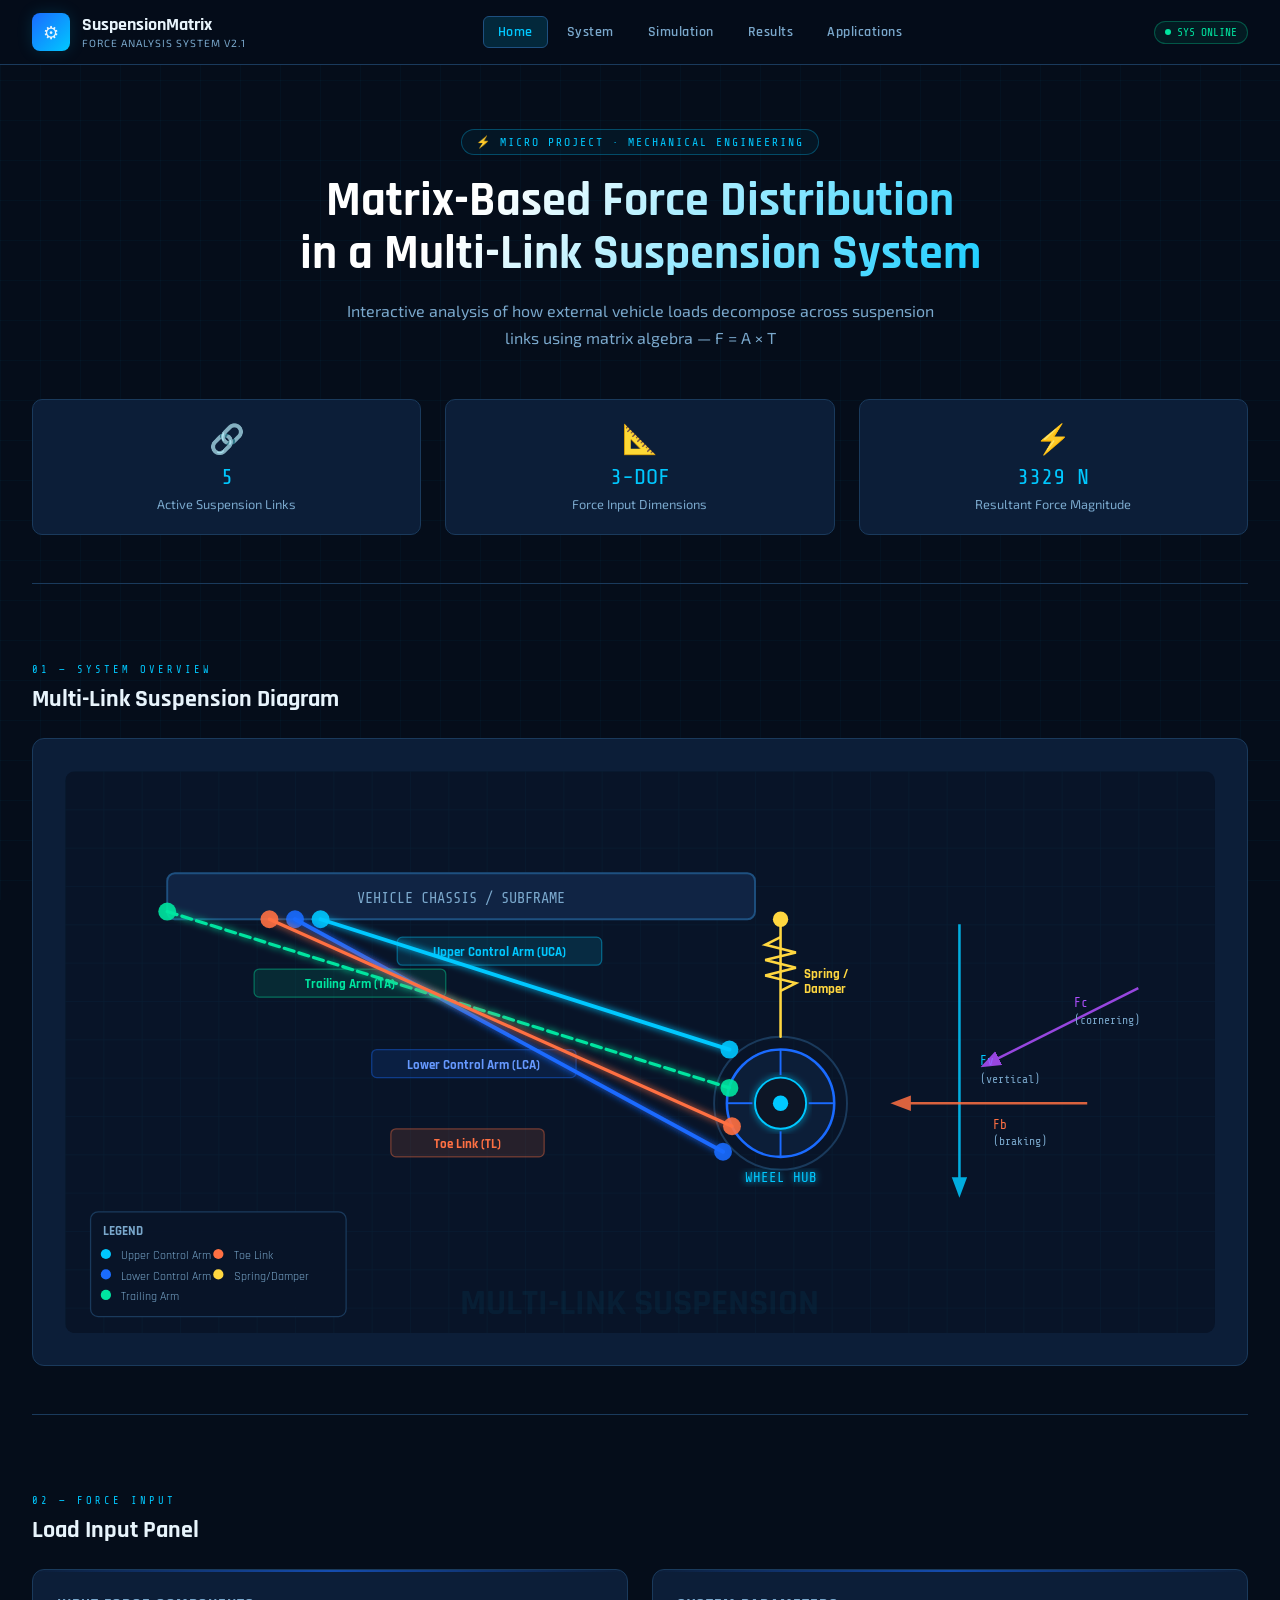
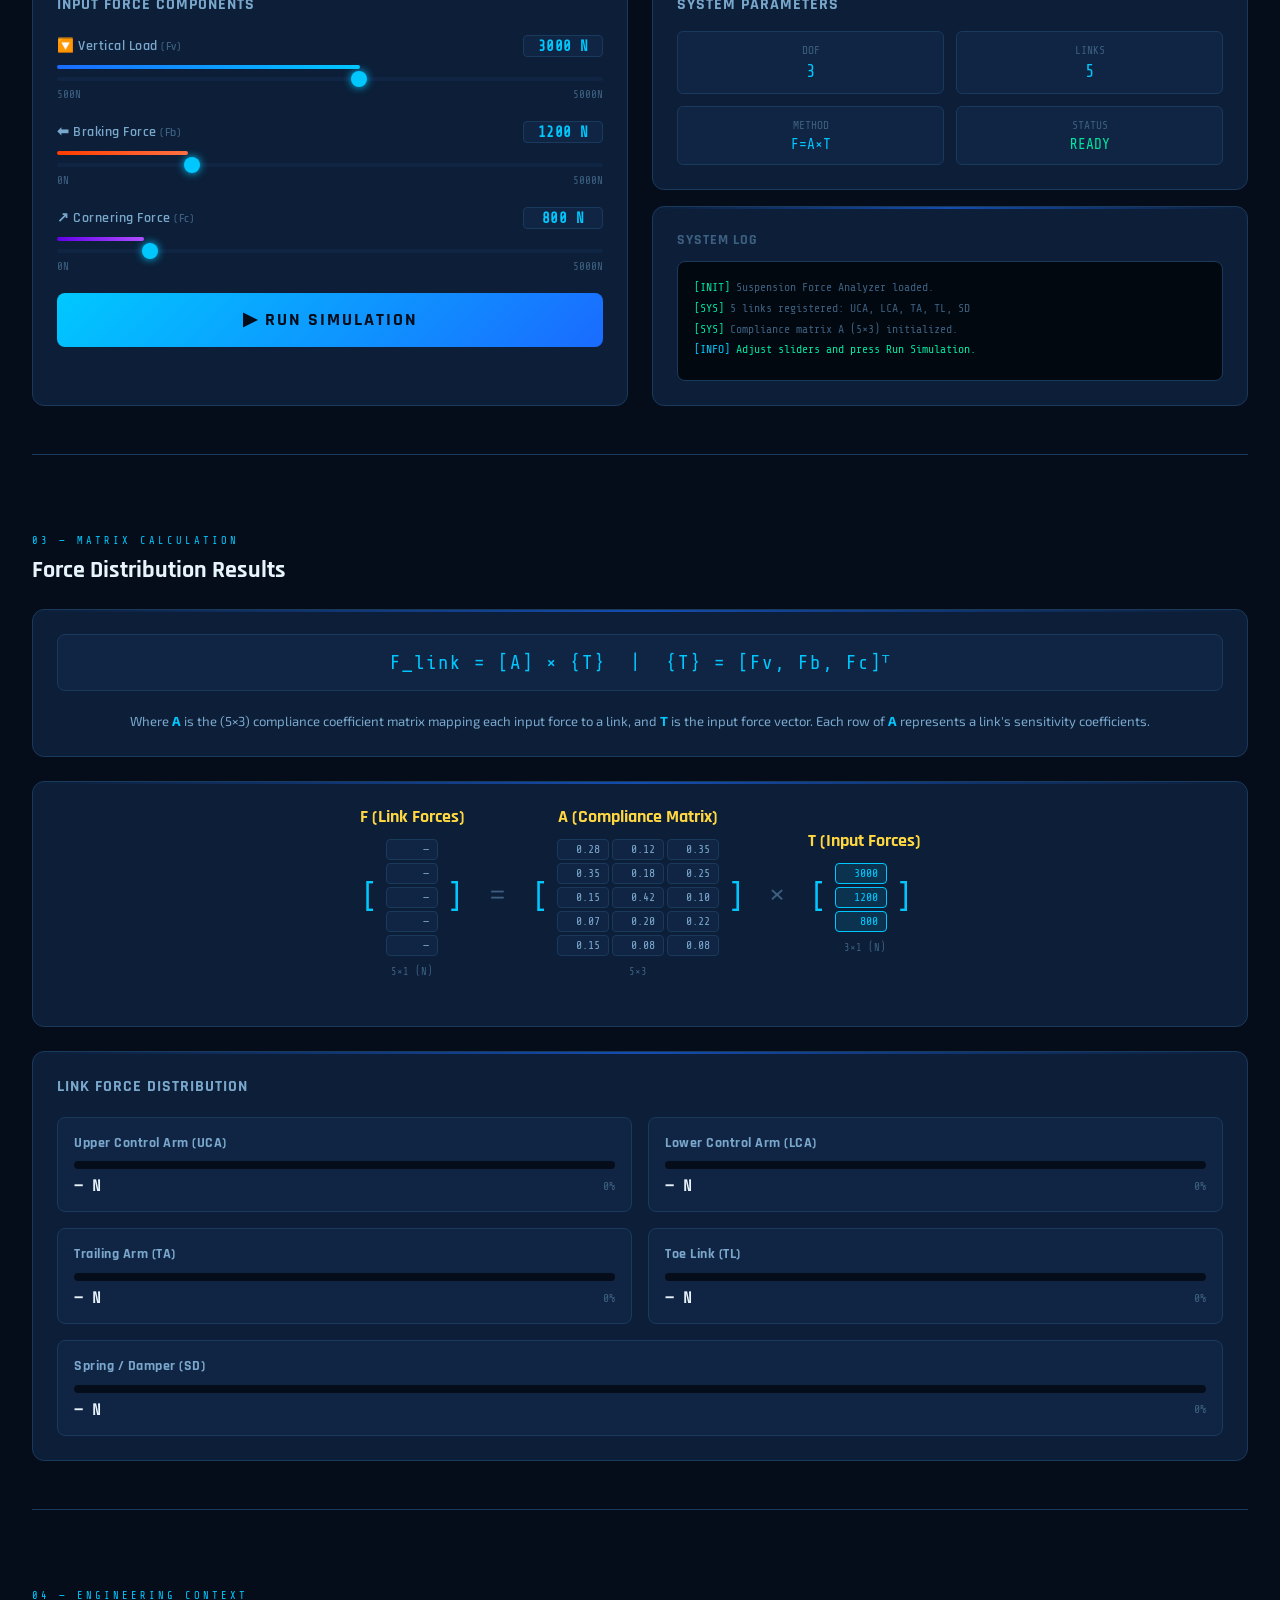
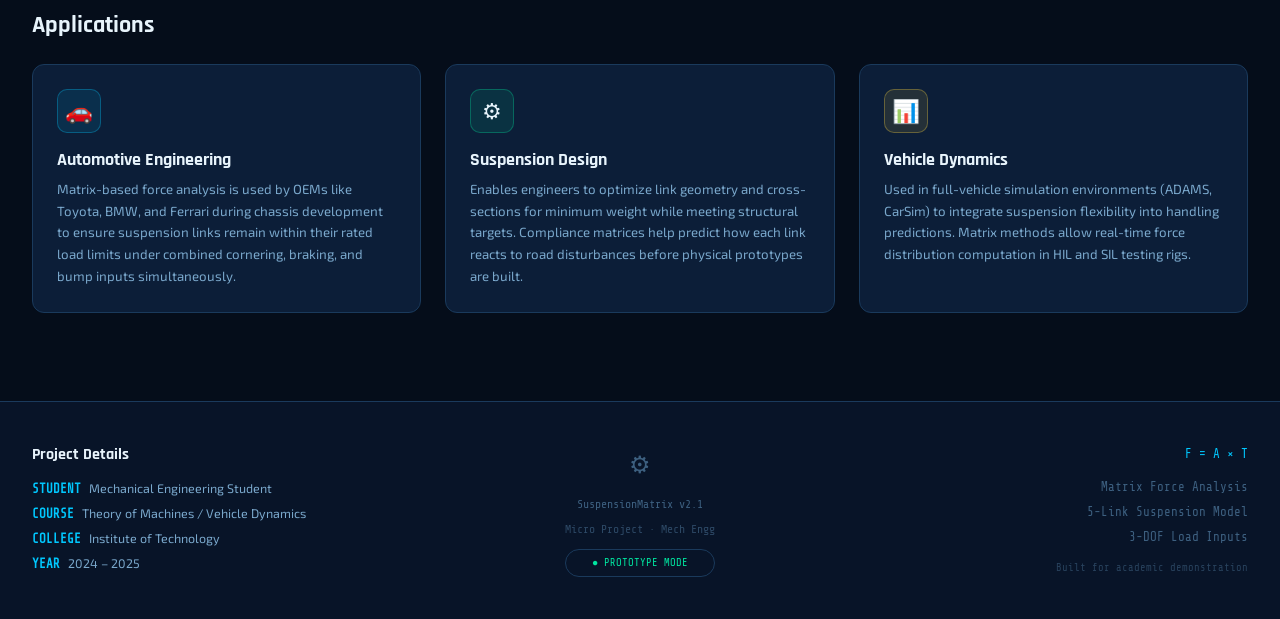
<file: suspension_force_dashboard.html>
<!DOCTYPE html>
<html lang="en">
<head>
<meta charset="UTF-8">
<meta name="viewport" content="width=device-width, initial-scale=1.0">
<title>Matrix-Based Force Distribution | Multi-Link Suspension System</title>
<link href="https://fonts.googleapis.com/css2?family=Rajdhani:wght@400;500;600;700&family=Share+Tech+Mono&family=Exo+2:wght@300;400;500;600;700&display=swap" rel="stylesheet">
<style>
  :root {
    --bg-deep: #050d1a;
    --bg-panel: #081428;
    --bg-card: #0c1e38;
    --bg-surface: #102444;
    --accent-cyan: #00c8ff;
    --accent-blue: #1a6bff;
    --accent-green: #00e5a0;
    --accent-orange: #ff7043;
    --accent-yellow: #ffd740;
    --text-primary: #e8f4fc;
    --text-secondary: #7aa8cc;
    --text-muted: #3d6080;
    --border: #1a3a5c;
    --border-bright: #1e5080;
    --glow-cyan: rgba(0, 200, 255, 0.15);
    --glow-blue: rgba(26, 107, 255, 0.2);
  }

  * { margin: 0; padding: 0; box-sizing: border-box; }

  html { scroll-behavior: smooth; }

  body {
    font-family: 'Exo 2', sans-serif;
    background: var(--bg-deep);
    color: var(--text-primary);
    min-height: 100vh;
    overflow-x: hidden;
  }

  /* Animated grid background */
  body::before {
    content: '';
    position: fixed;
    inset: 0;
    background-image:
      linear-gradient(rgba(0,200,255,0.03) 1px, transparent 1px),
      linear-gradient(90deg, rgba(0,200,255,0.03) 1px, transparent 1px);
    background-size: 40px 40px;
    pointer-events: none;
    z-index: 0;
  }

  /* ─── HEADER ─── */
  header {
    position: sticky;
    top: 0;
    z-index: 100;
    background: rgba(5, 13, 26, 0.95);
    border-bottom: 1px solid var(--border);
    backdrop-filter: blur(12px);
    padding: 0 2rem;
  }

  .header-inner {
    max-width: 1400px;
    margin: 0 auto;
    display: flex;
    align-items: center;
    justify-content: space-between;
    height: 64px;
    gap: 1rem;
  }

  .logo-block {
    display: flex;
    align-items: center;
    gap: 12px;
  }

  .logo-icon {
    width: 38px; height: 38px;
    background: linear-gradient(135deg, var(--accent-blue), var(--accent-cyan));
    border-radius: 8px;
    display: flex; align-items: center; justify-content: center;
    font-size: 18px;
    box-shadow: 0 0 16px var(--glow-cyan);
    flex-shrink: 0;
  }

  .logo-text {
    font-family: 'Rajdhani', sans-serif;
    font-weight: 700;
    font-size: 1.1rem;
    line-height: 1.2;
    color: var(--text-primary);
  }

  .logo-sub {
    font-size: 0.65rem;
    color: var(--text-secondary);
    font-weight: 400;
    letter-spacing: 1px;
    text-transform: uppercase;
  }

  nav { display: flex; gap: 0.25rem; }

  nav a {
    font-family: 'Rajdhani', sans-serif;
    font-weight: 600;
    font-size: 0.9rem;
    letter-spacing: 0.5px;
    color: var(--text-secondary);
    text-decoration: none;
    padding: 6px 14px;
    border-radius: 6px;
    transition: all 0.2s;
    border: 1px solid transparent;
  }

  nav a:hover, nav a.active {
    color: var(--accent-cyan);
    border-color: var(--border-bright);
    background: var(--glow-cyan);
  }

  .status-pill {
    display: flex;
    align-items: center;
    gap: 6px;
    font-family: 'Share Tech Mono', monospace;
    font-size: 0.7rem;
    color: var(--accent-green);
    padding: 4px 10px;
    border: 1px solid rgba(0,229,160,0.3);
    border-radius: 20px;
    background: rgba(0,229,160,0.07);
    white-space: nowrap;
  }

  .status-dot {
    width: 6px; height: 6px;
    background: var(--accent-green);
    border-radius: 50%;
    animation: pulse 1.5s infinite;
  }

  @keyframes pulse { 0%,100%{opacity:1;} 50%{opacity:0.3;} }

  /* ─── HERO ─── */
  .hero {
    position: relative;
    z-index: 1;
    padding: 4rem 2rem 3rem;
    max-width: 1400px;
    margin: 0 auto;
    text-align: center;
  }

  .hero-badge {
    display: inline-flex;
    align-items: center;
    gap: 8px;
    font-family: 'Share Tech Mono', monospace;
    font-size: 0.72rem;
    color: var(--accent-cyan);
    letter-spacing: 2px;
    text-transform: uppercase;
    border: 1px solid rgba(0,200,255,0.3);
    padding: 5px 14px;
    border-radius: 20px;
    margin-bottom: 1.25rem;
    background: rgba(0,200,255,0.05);
  }

  .hero h1 {
    font-family: 'Rajdhani', sans-serif;
    font-size: clamp(1.8rem, 4vw, 3rem);
    font-weight: 700;
    line-height: 1.1;
    max-width: 800px;
    margin: 0 auto 1rem;
    background: linear-gradient(135deg, #fff 30%, var(--accent-cyan));
    -webkit-background-clip: text;
    -webkit-text-fill-color: transparent;
    background-clip: text;
  }

  .hero p {
    color: var(--text-secondary);
    font-size: 1rem;
    max-width: 600px;
    margin: 0 auto;
    line-height: 1.7;
  }

  /* ─── LAYOUT ─── */
  .container {
    position: relative;
    z-index: 1;
    max-width: 1400px;
    margin: 0 auto;
    padding: 0 2rem 4rem;
  }

  .section-label {
    font-family: 'Share Tech Mono', monospace;
    font-size: 0.65rem;
    color: var(--accent-cyan);
    letter-spacing: 3px;
    text-transform: uppercase;
    margin-bottom: 0.5rem;
  }

  .section-title {
    font-family: 'Rajdhani', sans-serif;
    font-size: 1.5rem;
    font-weight: 700;
    color: var(--text-primary);
    margin-bottom: 1.5rem;
  }

  .card {
    background: var(--bg-card);
    border: 1px solid var(--border);
    border-radius: 12px;
    padding: 1.5rem;
    position: relative;
    overflow: hidden;
    transition: border-color 0.3s, box-shadow 0.3s;
  }

  .card:hover {
    border-color: var(--border-bright);
    box-shadow: 0 0 24px var(--glow-blue);
  }

  .card::before {
    content: '';
    position: absolute;
    top: 0; left: 0; right: 0;
    height: 2px;
    background: linear-gradient(90deg, transparent, var(--accent-blue), transparent);
    opacity: 0.6;
  }

  .grid-2 { display: grid; grid-template-columns: 1fr 1fr; gap: 1.5rem; margin-bottom: 1.5rem; }
  .grid-3 { display: grid; grid-template-columns: 1fr 1fr 1fr; gap: 1.5rem; margin-bottom: 1.5rem; }
  .mb { margin-bottom: 1.5rem; }

  /* ─── SUSPENSION DIAGRAM ─── */
  #system { padding-top: 2rem; }

  .diagram-container {
    background: var(--bg-card);
    border: 1px solid var(--border);
    border-radius: 12px;
    padding: 2rem;
    margin-bottom: 1.5rem;
  }

  svg.suspension-svg {
    width: 100%;
    height: auto;
    display: block;
  }

  /* ─── FORCE INPUTS ─── */
  #simulation { padding-top: 2rem; }

  .input-group { margin-bottom: 1.25rem; }

  .input-label {
    display: flex;
    justify-content: space-between;
    align-items: center;
    margin-bottom: 0.5rem;
    font-size: 0.85rem;
    color: var(--text-secondary);
    font-family: 'Rajdhani', sans-serif;
    font-weight: 600;
    letter-spacing: 0.5px;
  }

  .input-value {
    font-family: 'Share Tech Mono', monospace;
    font-size: 0.9rem;
    color: var(--accent-cyan);
    background: var(--bg-surface);
    padding: 2px 8px;
    border-radius: 4px;
    border: 1px solid var(--border);
    min-width: 80px;
    text-align: center;
  }

  input[type="range"] {
    width: 100%;
    -webkit-appearance: none;
    height: 4px;
    background: var(--bg-surface);
    border-radius: 4px;
    outline: none;
    cursor: pointer;
  }

  input[type="range"]::-webkit-slider-thumb {
    -webkit-appearance: none;
    width: 16px; height: 16px;
    border-radius: 50%;
    background: var(--accent-cyan);
    box-shadow: 0 0 8px var(--accent-cyan);
    cursor: pointer;
    transition: transform 0.2s;
  }

  input[type="range"]::-webkit-slider-thumb:hover { transform: scale(1.3); }

  .slider-track {
    position: relative;
    margin-bottom: 0.25rem;
  }

  .slider-fill {
    position: absolute;
    top: 0; left: 0;
    height: 4px;
    border-radius: 4px;
    pointer-events: none;
    transition: width 0.1s;
  }

  .fill-vertical { background: linear-gradient(90deg, var(--accent-blue), var(--accent-cyan)); }
  .fill-braking  { background: linear-gradient(90deg, #ff3d00, var(--accent-orange)); }
  .fill-cornering{ background: linear-gradient(90deg, #6200ea, #b04fff); }

  /* ─── MATRIX SECTION ─── */
  #results { padding-top: 2rem; }

  .formula-display {
    font-family: 'Share Tech Mono', monospace;
    font-size: 1.2rem;
    color: var(--accent-cyan);
    text-align: center;
    padding: 1rem;
    background: var(--bg-surface);
    border-radius: 8px;
    border: 1px solid var(--border);
    margin-bottom: 1.25rem;
    letter-spacing: 2px;
  }

  .matrix-wrapper {
    display: flex;
    align-items: center;
    justify-content: center;
    gap: 1rem;
    flex-wrap: wrap;
    margin-bottom: 1.5rem;
  }

  .matrix-label {
    font-family: 'Rajdhani', sans-serif;
    font-size: 1.1rem;
    font-weight: 700;
    color: var(--accent-yellow);
    text-align: center;
    margin-bottom: 0.3rem;
  }

  .matrix-box {
    position: relative;
    font-family: 'Share Tech Mono', monospace;
    font-size: 0.78rem;
    color: var(--text-primary);
  }

  .matrix-bracket {
    display: inline-flex;
    align-items: stretch;
    gap: 2px;
  }

  .bracket-left, .bracket-right {
    display: flex;
    flex-direction: column;
    justify-content: center;
    color: var(--accent-cyan);
    font-size: 2rem;
    line-height: 1;
    padding: 0 2px;
  }

  .matrix-grid {
    display: grid;
    gap: 3px;
    padding: 6px 4px;
  }

  .matrix-cell {
    padding: 3px 8px;
    background: var(--bg-surface);
    border: 1px solid var(--border);
    border-radius: 4px;
    text-align: right;
    min-width: 52px;
    font-size: 0.72rem;
    transition: background 0.3s, color 0.3s;
    color: var(--text-secondary);
  }

  .matrix-cell.highlight {
    background: rgba(0,200,255,0.12);
    color: var(--accent-cyan);
    border-color: var(--accent-cyan);
  }

  .op-symbol {
    font-size: 1.8rem;
    color: var(--text-muted);
    padding: 0 0.5rem;
    align-self: center;
  }

  /* ─── RESULTS BARS ─── */
  .results-grid {
    display: grid;
    grid-template-columns: 1fr 1fr;
    gap: 1rem;
  }

  .result-item {
    background: var(--bg-surface);
    border: 1px solid var(--border);
    border-radius: 8px;
    padding: 1rem;
    transition: border-color 0.3s;
  }

  .result-item:hover { border-color: var(--border-bright); }

  .result-name {
    font-family: 'Rajdhani', sans-serif;
    font-weight: 700;
    font-size: 0.9rem;
    color: var(--text-secondary);
    margin-bottom: 0.6rem;
    letter-spacing: 0.5px;
  }

  .result-bar-bg {
    height: 8px;
    background: var(--bg-deep);
    border-radius: 4px;
    overflow: hidden;
    margin-bottom: 0.5rem;
  }

  .result-bar-fill {
    height: 100%;
    border-radius: 4px;
    transition: width 0.6s cubic-bezier(0.4,0,0.2,1);
    position: relative;
  }

  .result-bar-fill::after {
    content: '';
    position: absolute;
    right: 0; top: 0; bottom: 0;
    width: 4px;
    background: rgba(255,255,255,0.5);
    border-radius: 4px;
  }

  .result-value {
    display: flex;
    justify-content: space-between;
    align-items: center;
  }

  .result-num {
    font-family: 'Share Tech Mono', monospace;
    font-size: 1rem;
    font-weight: 700;
    color: var(--text-primary);
  }

  .result-pct {
    font-family: 'Share Tech Mono', monospace;
    font-size: 0.72rem;
    color: var(--text-muted);
  }

  /* ─── RUN BUTTON ─── */
  .run-btn {
    display: block;
    width: 100%;
    padding: 1rem;
    font-family: 'Rajdhani', sans-serif;
    font-size: 1.1rem;
    font-weight: 700;
    letter-spacing: 2px;
    text-transform: uppercase;
    color: var(--bg-deep);
    background: linear-gradient(135deg, var(--accent-cyan), var(--accent-blue));
    border: none;
    border-radius: 8px;
    cursor: pointer;
    transition: all 0.3s;
    position: relative;
    overflow: hidden;
    margin-top: 1.25rem;
  }

  .run-btn:hover {
    transform: translateY(-2px);
    box-shadow: 0 8px 24px rgba(0,200,255,0.35);
  }

  .run-btn:active { transform: translateY(0); }

  .run-btn::before {
    content: '';
    position: absolute;
    top: -50%; left: -60%;
    width: 40%; height: 200%;
    background: rgba(255,255,255,0.25);
    transform: skewX(-20deg);
    transition: left 0.4s;
  }

  .run-btn:hover::before { left: 120%; }

  /* ─── STAT CARDS ─── */
  .stat-card {
    background: var(--bg-card);
    border: 1px solid var(--border);
    border-radius: 10px;
    padding: 1.25rem;
    text-align: center;
    transition: all 0.3s;
  }

  .stat-card:hover {
    border-color: var(--border-bright);
    transform: translateY(-3px);
    box-shadow: 0 8px 20px var(--glow-blue);
  }

  .stat-icon {
    font-size: 1.8rem;
    margin-bottom: 0.5rem;
    display: block;
  }

  .stat-num {
    font-family: 'Share Tech Mono', monospace;
    font-size: 1.4rem;
    color: var(--accent-cyan);
    display: block;
    margin-bottom: 0.25rem;
  }

  .stat-desc {
    font-size: 0.8rem;
    color: var(--text-secondary);
    line-height: 1.4;
  }

  /* ─── APPLICATIONS ─── */
  #applications { padding-top: 2rem; }

  .app-card {
    background: var(--bg-card);
    border: 1px solid var(--border);
    border-radius: 12px;
    padding: 1.5rem;
    transition: all 0.3s;
    height: 100%;
  }

  .app-card:hover {
    border-color: var(--border-bright);
    transform: translateY(-4px);
    box-shadow: 0 12px 32px var(--glow-blue);
  }

  .app-icon {
    width: 44px; height: 44px;
    border-radius: 10px;
    display: flex; align-items: center; justify-content: center;
    font-size: 1.4rem;
    margin-bottom: 1rem;
  }

  .app-card h3 {
    font-family: 'Rajdhani', sans-serif;
    font-size: 1.1rem;
    font-weight: 700;
    color: var(--text-primary);
    margin-bottom: 0.5rem;
  }

  .app-card p {
    font-size: 0.83rem;
    color: var(--text-secondary);
    line-height: 1.65;
  }

  /* ─── CONSOLE LOG ─── */
  .console-log {
    background: #020810;
    border: 1px solid var(--border);
    border-radius: 8px;
    padding: 1rem;
    font-family: 'Share Tech Mono', monospace;
    font-size: 0.72rem;
    color: var(--accent-green);
    height: 120px;
    overflow-y: auto;
    line-height: 1.8;
  }

  .log-line { color: var(--text-muted); }
  .log-line span { color: var(--accent-green); }
  .log-warn span { color: var(--accent-yellow); }
  .log-info span { color: var(--accent-cyan); }

  /* ─── FOOTER ─── */
  footer {
    position: relative;
    z-index: 1;
    background: var(--bg-panel);
    border-top: 1px solid var(--border);
    padding: 2.5rem 2rem;
  }

  .footer-inner {
    max-width: 1400px;
    margin: 0 auto;
    display: grid;
    grid-template-columns: 1fr auto 1fr;
    align-items: center;
    gap: 2rem;
  }

  .footer-project h3 {
    font-family: 'Rajdhani', sans-serif;
    font-size: 1rem;
    font-weight: 700;
    color: var(--text-primary);
    margin-bottom: 0.75rem;
  }

  .footer-detail {
    font-size: 0.78rem;
    color: var(--text-secondary);
    line-height: 2;
  }

  .footer-detail strong {
    color: var(--accent-cyan);
    font-family: 'Share Tech Mono', monospace;
    margin-right: 8px;
  }

  .footer-center {
    text-align: center;
    font-size: 0.72rem;
    color: var(--text-muted);
    font-family: 'Share Tech Mono', monospace;
    line-height: 1.8;
  }

  .footer-right {
    text-align: right;
    font-size: 0.78rem;
    color: var(--text-muted);
    font-family: 'Share Tech Mono', monospace;
    line-height: 2;
  }

  /* ─── DIVIDER ─── */
  .section-divider {
    border: none;
    border-top: 1px solid var(--border);
    margin: 3rem 0;
  }

  /* ─── SIMULATION RUNNING ANIMATION ─── */
  @keyframes scanline {
    0% { transform: translateY(-100%); }
    100% { transform: translateY(100%); }
  }

  .scanning::after {
    content: '';
    position: absolute;
    inset: 0;
    background: linear-gradient(transparent 40%, rgba(0,200,255,0.08) 50%, transparent 60%);
    animation: scanline 0.8s linear;
    pointer-events: none;
  }

  /* ─── LINK COLOR INDICATORS ─── */
  .link-color-uca   { background: linear-gradient(90deg, var(--accent-cyan), #0099cc); }
  .link-color-lca   { background: linear-gradient(90deg, var(--accent-blue), #004fd4); }
  .link-color-trail { background: linear-gradient(90deg, var(--accent-green), #009966); }
  .link-color-toe   { background: linear-gradient(90deg, var(--accent-orange), #cc4400); }
  .link-color-hub   { background: linear-gradient(90deg, var(--accent-yellow), #cc9900); }

  /* ─── RESPONSIVE ─── */
  @media (max-width: 900px) {
    .grid-2, .grid-3 { grid-template-columns: 1fr; }
    .results-grid { grid-template-columns: 1fr; }
    .footer-inner { grid-template-columns: 1fr; text-align: center; }
    .footer-right { text-align: center; }
    nav { display: none; }
  }

  @media (max-width: 600px) {
    .matrix-wrapper { flex-direction: column; }
    .hero { padding: 2rem 1rem; }
    .container { padding: 0 1rem 3rem; }
  }

  /* ─── TOOLTIP ─── */
  [data-tip] { position: relative; cursor: help; }
  [data-tip]::after {
    content: attr(data-tip);
    position: absolute;
    bottom: calc(100% + 6px);
    left: 50%;
    transform: translateX(-50%);
    background: var(--bg-surface);
    border: 1px solid var(--border-bright);
    color: var(--text-primary);
    font-size: 0.72rem;
    padding: 4px 10px;
    border-radius: 6px;
    white-space: nowrap;
    font-family: 'Share Tech Mono', monospace;
    pointer-events: none;
    opacity: 0;
    transition: opacity 0.2s;
    z-index: 50;
  }
  [data-tip]:hover::after { opacity: 1; }
</style>
</head>
<body>

<!-- ═══════════ HEADER ═══════════ -->
<header id="home">
  <div class="header-inner">
    <div class="logo-block">
      <div class="logo-icon">⚙</div>
      <div>
        <div class="logo-text">SuspensionMatrix</div>
        <div class="logo-sub">Force Analysis System v2.1</div>
      </div>
    </div>
    <nav>
      <a href="#home" class="active">Home</a>
      <a href="#system">System</a>
      <a href="#simulation">Simulation</a>
      <a href="#results">Results</a>
      <a href="#applications">Applications</a>
    </nav>
    <div class="status-pill">
      <div class="status-dot"></div>
      SYS ONLINE
    </div>
  </div>
</header>

<!-- ═══════════ HERO ═══════════ -->
<div class="hero">
  <div class="hero-badge">⚡ Micro Project · Mechanical Engineering</div>
  <h1>Matrix-Based Force Distribution<br>in a Multi-Link Suspension System</h1>
  <p>Interactive analysis of how external vehicle loads decompose across suspension links using matrix algebra — F = A × T</p>
</div>

<!-- ═══════════ MAIN CONTENT ═══════════ -->
<div class="container">

  <!-- STATS ROW -->
  <div class="grid-3 mb">
    <div class="stat-card" data-tip="Number of load-bearing links modeled">
      <span class="stat-icon">🔗</span>
      <span class="stat-num" id="stat-links">5</span>
      <span class="stat-desc">Active Suspension Links</span>
    </div>
    <div class="stat-card" data-tip="Degrees of freedom analyzed">
      <span class="stat-icon">📐</span>
      <span class="stat-num">3-DOF</span>
      <span class="stat-desc">Force Input Dimensions</span>
    </div>
    <div class="stat-card" data-tip="Total resultant force magnitude">
      <span class="stat-icon">⚡</span>
      <span class="stat-num" id="stat-total">— N</span>
      <span class="stat-desc">Resultant Force Magnitude</span>
    </div>
  </div>

  <hr class="section-divider">

  <!-- ═══ SYSTEM DIAGRAM ═══ -->
  <section id="system">
    <div class="section-label">01 — System Overview</div>
    <div class="section-title">Multi-Link Suspension Diagram</div>

    <div class="diagram-container">
      <svg class="suspension-svg" viewBox="0 0 900 440" xmlns="http://www.w3.org/2000/svg">
        <!-- Background panels -->
        <rect x="0" y="0" width="900" height="440" fill="#081428" rx="8"/>
        <!-- Grid lines -->
        <defs>
          <pattern id="grid" width="30" height="30" patternUnits="userSpaceOnUse">
            <path d="M 30 0 L 0 0 0 30" fill="none" stroke="rgba(0,200,255,0.04)" stroke-width="1"/>
          </pattern>
          <marker id="arrow-cyan" markerWidth="8" markerHeight="8" refX="6" refY="3" orient="auto">
            <path d="M0,0 L8,3 L0,6 Z" fill="#00c8ff"/>
          </marker>
          <marker id="arrow-orange" markerWidth="8" markerHeight="8" refX="6" refY="3" orient="auto">
            <path d="M0,0 L8,3 L0,6 Z" fill="#ff7043"/>
          </marker>
          <marker id="arrow-purple" markerWidth="8" markerHeight="8" refX="6" refY="3" orient="auto">
            <path d="M0,0 L8,3 L0,6 Z" fill="#b04fff"/>
          </marker>
          <filter id="glow-c">
            <feGaussianBlur stdDeviation="3" result="blur"/>
            <feMerge><feMergeNode in="blur"/><feMergeNode in="SourceGraphic"/></feMerge>
          </filter>
        </defs>
        <rect x="0" y="0" width="900" height="440" fill="url(#grid)" rx="8"/>

        <!-- CHASSIS / BODY -->
        <rect x="80" y="80" width="460" height="36" rx="6" fill="#102444" stroke="#1e5080" stroke-width="1.5"/>
        <text x="310" y="103" fill="#7aa8cc" font-size="12" text-anchor="middle" font-family="Share Tech Mono, monospace">VEHICLE CHASSIS / SUBFRAME</text>

        <!-- WHEEL HUB (center element) -->
        <circle cx="560" cy="260" r="52" fill="none" stroke="#1a3a5c" stroke-width="1.5"/>
        <circle cx="560" cy="260" r="42" fill="#0c1e38" stroke="#1a6bff" stroke-width="2"/>
        <circle cx="560" cy="260" r="20" fill="#081428" stroke="#00c8ff" stroke-width="1.5" filter="url(#glow-c)"/>
        <circle cx="560" cy="260" r="6" fill="#00c8ff"/>
        <!-- Wheel spokes -->
        <line x1="560" y1="238" x2="560" y2="218" stroke="#1a6bff" stroke-width="1.5"/>
        <line x1="560" y1="282" x2="560" y2="302" stroke="#1a6bff" stroke-width="1.5"/>
        <line x1="538" y1="260" x2="518" y2="260" stroke="#1a6bff" stroke-width="1.5"/>
        <line x1="582" y1="260" x2="602" y2="260" stroke="#1a6bff" stroke-width="1.5"/>
        <!-- Hub label -->
        <text x="560" y="322" fill="#00c8ff" font-size="11" text-anchor="middle" font-family="Share Tech Mono, monospace" filter="url(#glow-c)">WHEEL HUB</text>

        <!-- UPPER CONTROL ARM -->
        <line x1="200" y1="116" x2="520" y2="218" stroke="#00c8ff" stroke-width="3" stroke-linecap="round" filter="url(#glow-c)"/>
        <circle cx="200" cy="116" r="7" fill="#00c8ff" opacity="0.9"/>
        <circle cx="520" cy="218" r="7" fill="#00c8ff" opacity="0.9"/>
        <!-- UCA label with bg -->
        <rect x="260" y="130" width="160" height="22" rx="4" fill="rgba(0,200,255,0.12)" stroke="rgba(0,200,255,0.4)" stroke-width="1"/>
        <text x="340" y="145" fill="#00c8ff" font-size="10.5" text-anchor="middle" font-family="Rajdhani, sans-serif" font-weight="700">Upper Control Arm (UCA)</text>

        <!-- LOWER CONTROL ARM -->
        <line x1="180" y1="116" x2="515" y2="298" stroke="#1a6bff" stroke-width="3" stroke-linecap="round" filter="url(#glow-c)"/>
        <circle cx="180" cy="116" r="7" fill="#1a6bff" opacity="0.9"/>
        <circle cx="515" cy="298" r="7" fill="#1a6bff" opacity="0.9"/>
        <!-- LCA label -->
        <rect x="240" y="218" width="160" height="22" rx="4" fill="rgba(26,107,255,0.12)" stroke="rgba(26,107,255,0.4)" stroke-width="1"/>
        <text x="320" y="233" fill="#6699ff" font-size="10.5" text-anchor="middle" font-family="Rajdhani, sans-serif" font-weight="700">Lower Control Arm (LCA)</text>

        <!-- TRAILING ARM -->
        <line x1="80" y1="110" x2="520" y2="248" stroke="#00e5a0" stroke-width="2.5" stroke-linecap="round" stroke-dasharray="8,4" filter="url(#glow-c)"/>
        <circle cx="80" cy="110" r="7" fill="#00e5a0" opacity="0.9"/>
        <circle cx="520" cy="248" r="7" fill="#00e5a0" opacity="0.9"/>
        <!-- Trail label -->
        <rect x="148" y="155" width="150" height="22" rx="4" fill="rgba(0,229,160,0.1)" stroke="rgba(0,229,160,0.4)" stroke-width="1"/>
        <text x="223" y="170" fill="#00e5a0" font-size="10.5" text-anchor="middle" font-family="Rajdhani, sans-serif" font-weight="700">Trailing Arm (TA)</text>

        <!-- TOE LINK -->
        <line x1="160" y1="116" x2="522" y2="278" stroke="#ff7043" stroke-width="2.5" stroke-linecap="round" filter="url(#glow-c)"/>
        <circle cx="160" cy="116" r="7" fill="#ff7043" opacity="0.9"/>
        <circle cx="522" cy="278" r="7" fill="#ff7043" opacity="0.9"/>
        <!-- Toe label -->
        <rect x="255" y="280" width="120" height="22" rx="4" fill="rgba(255,112,67,0.12)" stroke="rgba(255,112,67,0.4)" stroke-width="1"/>
        <text x="315" y="295" fill="#ff7043" font-size="10.5" text-anchor="middle" font-family="Rajdhani, sans-serif" font-weight="700">Toe Link (TL)</text>

        <!-- SPRING / DAMPER (schematic) -->
        <line x1="560" y1="116" x2="560" y2="208" stroke="#ffd740" stroke-width="2" stroke-linecap="round"/>
        <!-- Spring zigzag -->
        <polyline points="560,130 548,136 572,142 548,148 572,154 548,160 572,166 560,172" fill="none" stroke="#ffd740" stroke-width="2"/>
        <circle cx="560" cy="116" r="6" fill="#ffd740"/>
        <text x="578" y="162" fill="#ffd740" font-size="10" font-family="Rajdhani, sans-serif" font-weight="700">Spring /</text>
        <text x="578" y="174" fill="#ffd740" font-size="10" font-family="Rajdhani, sans-serif" font-weight="700">Damper</text>

        <!-- FORCE ARROWS -->
        <!-- Vertical (down) -->
        <line x1="700" y1="120" x2="700" y2="330" stroke="#00c8ff" stroke-width="2" marker-end="url(#arrow-cyan)" opacity="0.85"/>
        <text x="716" y="230" fill="#00c8ff" font-size="10" font-family="Share Tech Mono, monospace">Fv</text>
        <text x="716" y="244" fill="#7aa8cc" font-size="9" font-family="Share Tech Mono, monospace">(vertical)</text>

        <!-- Braking (left arrow) -->
        <line x1="800" y1="260" x2="650" y2="260" stroke="#ff7043" stroke-width="2" marker-end="url(#arrow-orange)" opacity="0.85"/>
        <text x="726" y="280" fill="#ff7043" font-size="10" font-family="Share Tech Mono, monospace">Fb</text>
        <text x="726" y="293" fill="#7aa8cc" font-size="9" font-family="Share Tech Mono, monospace">(braking)</text>

        <!-- Cornering (diagonal) -->
        <line x1="840" y1="170" x2="720" y2="230" stroke="#b04fff" stroke-width="2" marker-end="url(#arrow-purple)" opacity="0.85"/>
        <text x="790" y="185" fill="#b04fff" font-size="10" font-family="Share Tech Mono, monospace">Fc</text>
        <text x="790" y="198" fill="#7aa8cc" font-size="9" font-family="Share Tech Mono, monospace">(cornering)</text>

        <!-- Legend box -->
        <rect x="20" y="345" width="200" height="82" rx="6" fill="rgba(8,20,40,0.9)" stroke="#1a3a5c" stroke-width="1"/>
        <text x="30" y="363" fill="#7aa8cc" font-size="10" font-family="Rajdhani, sans-serif" font-weight="700">LEGEND</text>
        <circle cx="32" cy="378" r="4" fill="#00c8ff"/><text x="44" y="382" fill="#7aa8cc" font-size="9.5" font-family="Rajdhani, sans-serif">Upper Control Arm</text>
        <circle cx="32" cy="394" r="4" fill="#1a6bff"/><text x="44" y="398" fill="#7aa8cc" font-size="9.5" font-family="Rajdhani, sans-serif">Lower Control Arm</text>
        <circle cx="32" cy="410" r="4" fill="#00e5a0"/><text x="44" y="414" fill="#7aa8cc" font-size="9.5" font-family="Rajdhani, sans-serif">Trailing Arm</text>
        <circle cx="120" cy="378" r="4" fill="#ff7043"/><text x="132" y="382" fill="#7aa8cc" font-size="9.5" font-family="Rajdhani, sans-serif">Toe Link</text>
        <circle cx="120" cy="394" r="4" fill="#ffd740"/><text x="132" y="398" fill="#7aa8cc" font-size="9.5" font-family="Rajdhani, sans-serif">Spring/Damper</text>

        <!-- Title watermark -->
        <text x="450" y="425" fill="rgba(0,200,255,0.06)" font-size="28" text-anchor="middle" font-family="Rajdhani, sans-serif" font-weight="900">MULTI-LINK SUSPENSION</text>
      </svg>
    </div>
  </section>

  <hr class="section-divider">

  <!-- ═══ SIMULATION ═══ -->
  <section id="simulation">
    <div class="section-label">02 — Force Input</div>
    <div class="section-title">Load Input Panel</div>

    <div class="grid-2">
      <!-- Sliders -->
      <div class="card">
        <div style="font-family:'Rajdhani',sans-serif;font-weight:700;font-size:1rem;margin-bottom:1.25rem;color:var(--text-secondary);letter-spacing:1px;">INPUT FORCE COMPONENTS</div>

        <div class="input-group">
          <div class="input-label">
            <span>🔽 Vertical Load <span style="font-size:0.72rem;color:var(--text-muted)">(Fv)</span></span>
            <span class="input-value" id="fv-val">3000 N</span>
          </div>
          <div class="slider-track">
            <div class="slider-fill fill-vertical" id="fv-fill" style="width:60%"></div>
            <input type="range" id="fv" min="500" max="5000" value="3000" step="50" oninput="updateSlider('fv',this.value,'N')">
          </div>
          <div style="display:flex;justify-content:space-between;font-size:0.68rem;color:var(--text-muted);font-family:'Share Tech Mono',monospace;margin-top:2px"><span>500N</span><span>5000N</span></div>
        </div>

        <div class="input-group">
          <div class="input-label">
            <span>⬅ Braking Force <span style="font-size:0.72rem;color:var(--text-muted)">(Fb)</span></span>
            <span class="input-value" id="fb-val">1200 N</span>
          </div>
          <div class="slider-track">
            <div class="slider-fill fill-braking" id="fb-fill" style="width:24%"></div>
            <input type="range" id="fb" min="0" max="5000" value="1200" step="50" oninput="updateSlider('fb',this.value,'N')">
          </div>
          <div style="display:flex;justify-content:space-between;font-size:0.68rem;color:var(--text-muted);font-family:'Share Tech Mono',monospace;margin-top:2px"><span>0N</span><span>5000N</span></div>
        </div>

        <div class="input-group">
          <div class="input-label">
            <span>↗ Cornering Force <span style="font-size:0.72rem;color:var(--text-muted)">(Fc)</span></span>
            <span class="input-value" id="fc-val">800 N</span>
          </div>
          <div class="slider-track">
            <div class="slider-fill fill-cornering" id="fc-fill" style="width:16%"></div>
            <input type="range" id="fc" min="0" max="5000" value="800" step="50" oninput="updateSlider('fc',this.value,'N')">
          </div>
          <div style="display:flex;justify-content:space-between;font-size:0.68rem;color:var(--text-muted);font-family:'Share Tech Mono',monospace;margin-top:2px"><span>0N</span><span>5000N</span></div>
        </div>

        <button class="run-btn" onclick="runSimulation()">▶ Run Simulation</button>
      </div>

      <!-- Info + console -->
      <div style="display:flex;flex-direction:column;gap:1rem;">
        <div class="card" style="flex:1">
          <div style="font-family:'Rajdhani',sans-serif;font-weight:700;font-size:1rem;margin-bottom:1rem;color:var(--text-secondary);letter-spacing:1px;">SYSTEM PARAMETERS</div>
          <div style="display:grid;grid-template-columns:1fr 1fr;gap:0.75rem;">
            <div style="background:var(--bg-surface);border:1px solid var(--border);border-radius:6px;padding:0.75rem;text-align:center">
              <div style="font-family:'Share Tech Mono',monospace;font-size:0.7rem;color:var(--text-muted);margin-bottom:4px">DOF</div>
              <div style="font-family:'Share Tech Mono',monospace;font-size:1.1rem;color:var(--accent-cyan)">3</div>
            </div>
            <div style="background:var(--bg-surface);border:1px solid var(--border);border-radius:6px;padding:0.75rem;text-align:center">
              <div style="font-family:'Share Tech Mono',monospace;font-size:0.7rem;color:var(--text-muted);margin-bottom:4px">LINKS</div>
              <div style="font-family:'Share Tech Mono',monospace;font-size:1.1rem;color:var(--accent-cyan)">5</div>
            </div>
            <div style="background:var(--bg-surface);border:1px solid var(--border);border-radius:6px;padding:0.75rem;text-align:center">
              <div style="font-family:'Share Tech Mono',monospace;font-size:0.7rem;color:var(--text-muted);margin-bottom:4px">METHOD</div>
              <div style="font-family:'Share Tech Mono',monospace;font-size:0.9rem;color:var(--accent-cyan)">F=A×T</div>
            </div>
            <div style="background:var(--bg-surface);border:1px solid var(--border);border-radius:6px;padding:0.75rem;text-align:center">
              <div style="font-family:'Share Tech Mono',monospace;font-size:0.7rem;color:var(--text-muted);margin-bottom:4px">STATUS</div>
              <div style="font-family:'Share Tech Mono',monospace;font-size:0.9rem;color:var(--accent-green)" id="sim-status">READY</div>
            </div>
          </div>
        </div>
        <div class="card">
          <div style="font-family:'Rajdhani',sans-serif;font-weight:700;font-size:0.85rem;margin-bottom:0.75rem;color:var(--text-muted);letter-spacing:1px;">SYSTEM LOG</div>
          <div class="console-log" id="console-log">
            <div class="log-line"><span>[INIT]</span> Suspension Force Analyzer loaded.</div>
            <div class="log-line"><span>[SYS]</span> 5 links registered: UCA, LCA, TA, TL, SD</div>
            <div class="log-line"><span>[SYS]</span> Compliance matrix A (5×3) initialized.</div>
            <div class="log-info"><span>[INFO]</span> Adjust sliders and press Run Simulation.</div>
          </div>
        </div>
      </div>
    </div>
  </section>

  <hr class="section-divider">

  <!-- ═══ RESULTS ═══ -->
  <section id="results">
    <div class="section-label">03 — Matrix Calculation</div>
    <div class="section-title">Force Distribution Results</div>

    <!-- Formula -->
    <div class="card mb">
      <div class="formula-display">F_link = [A] × {T} &nbsp;|&nbsp; {T} = [Fv, Fb, Fc]ᵀ</div>
      <p style="font-size:0.82rem;color:var(--text-secondary);text-align:center;line-height:1.6">
        Where <strong style="color:var(--accent-cyan)">A</strong> is the (5×3) compliance coefficient matrix mapping each input force to a link,
        and <strong style="color:var(--accent-cyan)">T</strong> is the input force vector. Each row of <strong style="color:var(--accent-cyan)">A</strong> represents a link's sensitivity coefficients.
      </p>
    </div>

    <!-- Matrix Display -->
    <div class="card mb" style="overflow-x:auto">
      <div class="matrix-wrapper">
        <!-- F vector -->
        <div class="matrix-box">
          <div class="matrix-label">F (Link Forces)</div>
          <div class="matrix-bracket">
            <div class="bracket-left">[</div>
            <div class="matrix-grid" id="f-matrix" style="grid-template-columns: 1fr">
              <div class="matrix-cell" id="fm-0">—</div>
              <div class="matrix-cell" id="fm-1">—</div>
              <div class="matrix-cell" id="fm-2">—</div>
              <div class="matrix-cell" id="fm-3">—</div>
              <div class="matrix-cell" id="fm-4">—</div>
            </div>
            <div class="bracket-right">]</div>
          </div>
          <div style="text-align:center;font-size:0.65rem;color:var(--text-muted);margin-top:4px;font-family:'Share Tech Mono',monospace">5×1 (N)</div>
        </div>

        <div class="op-symbol">=</div>

        <!-- A matrix -->
        <div class="matrix-box">
          <div class="matrix-label">A (Compliance Matrix)</div>
          <div class="matrix-bracket">
            <div class="bracket-left">[</div>
            <div class="matrix-grid" style="grid-template-columns:repeat(3,1fr)" id="a-matrix">
              <!-- filled by JS -->
            </div>
            <div class="bracket-right">]</div>
          </div>
          <div style="text-align:center;font-size:0.65rem;color:var(--text-muted);margin-top:4px;font-family:'Share Tech Mono',monospace">5×3</div>
        </div>

        <div class="op-symbol">×</div>

        <!-- T vector -->
        <div class="matrix-box">
          <div class="matrix-label">T (Input Forces)</div>
          <div class="matrix-bracket">
            <div class="bracket-left">[</div>
            <div class="matrix-grid" id="t-matrix" style="grid-template-columns:1fr">
              <div class="matrix-cell highlight" id="tm-0">3000</div>
              <div class="matrix-cell highlight" id="tm-1">1200</div>
              <div class="matrix-cell highlight" id="tm-2">800</div>
            </div>
            <div class="bracket-right">]</div>
          </div>
          <div style="text-align:center;font-size:0.65rem;color:var(--text-muted);margin-top:4px;font-family:'Share Tech Mono',monospace">3×1 (N)</div>
        </div>
      </div>
    </div>

    <!-- Results bars -->
    <div class="card mb">
      <div style="font-family:'Rajdhani',sans-serif;font-weight:700;font-size:1rem;margin-bottom:1.25rem;color:var(--text-secondary);letter-spacing:1px;">LINK FORCE DISTRIBUTION</div>
      <div class="results-grid" id="results-grid">
        <div class="result-item">
          <div class="result-name">Upper Control Arm (UCA)</div>
          <div class="result-bar-bg"><div class="result-bar-fill link-color-uca" id="bar-0" style="width:0%"></div></div>
          <div class="result-value"><span class="result-num" id="val-0">— N</span><span class="result-pct" id="pct-0">0%</span></div>
        </div>
        <div class="result-item">
          <div class="result-name">Lower Control Arm (LCA)</div>
          <div class="result-bar-bg"><div class="result-bar-fill link-color-lca" id="bar-1" style="width:0%"></div></div>
          <div class="result-value"><span class="result-num" id="val-1">— N</span><span class="result-pct" id="pct-1">0%</span></div>
        </div>
        <div class="result-item">
          <div class="result-name">Trailing Arm (TA)</div>
          <div class="result-bar-bg"><div class="result-bar-fill link-color-trail" id="bar-2" style="width:0%"></div></div>
          <div class="result-value"><span class="result-num" id="val-2">— N</span><span class="result-pct" id="pct-2">0%</span></div>
        </div>
        <div class="result-item">
          <div class="result-name">Toe Link (TL)</div>
          <div class="result-bar-bg"><div class="result-bar-fill link-color-toe" id="bar-3" style="width:0%"></div></div>
          <div class="result-value"><span class="result-num" id="val-3">— N</span><span class="result-pct" id="pct-3">0%</span></div>
        </div>
        <div class="result-item" style="grid-column:span 2">
          <div class="result-name">Spring / Damper (SD)</div>
          <div class="result-bar-bg"><div class="result-bar-fill link-color-hub" id="bar-4" style="width:0%"></div></div>
          <div class="result-value"><span class="result-num" id="val-4">— N</span><span class="result-pct" id="pct-4">0%</span></div>
        </div>
      </div>
    </div>
  </section>

  <hr class="section-divider">

  <!-- ═══ APPLICATIONS ═══ -->
  <section id="applications">
    <div class="section-label">04 — Engineering Context</div>
    <div class="section-title">Applications</div>

    <div class="grid-3">
      <div class="app-card">
        <div class="app-icon" style="background:rgba(0,200,255,0.1);border:1px solid rgba(0,200,255,0.3)">🚗</div>
        <h3>Automotive Engineering</h3>
        <p>Matrix-based force analysis is used by OEMs like Toyota, BMW, and Ferrari during chassis development to ensure suspension links remain within their rated load limits under combined cornering, braking, and bump inputs simultaneously.</p>
      </div>
      <div class="app-card">
        <div class="app-icon" style="background:rgba(0,229,160,0.1);border:1px solid rgba(0,229,160,0.3)">⚙</div>
        <h3>Suspension Design</h3>
        <p>Enables engineers to optimize link geometry and cross-sections for minimum weight while meeting structural targets. Compliance matrices help predict how each link reacts to road disturbances before physical prototypes are built.</p>
      </div>
      <div class="app-card">
        <div class="app-icon" style="background:rgba(255,215,64,0.1);border:1px solid rgba(255,215,64,0.3)">📊</div>
        <h3>Vehicle Dynamics</h3>
        <p>Used in full-vehicle simulation environments (ADAMS, CarSim) to integrate suspension flexibility into handling predictions. Matrix methods allow real-time force distribution computation in HIL and SIL testing rigs.</p>
      </div>
    </div>
  </section>

</div>

<!-- ═══════════ FOOTER ═══════════ -->
<footer>
  <div class="footer-inner">
    <div class="footer-project">
      <h3>Project Details</h3>
      <div class="footer-detail">
        <div><strong>STUDENT</strong>Mechanical Engineering Student</div>
        <div><strong>COURSE</strong>Theory of Machines / Vehicle Dynamics</div>
        <div><strong>COLLEGE</strong>Institute of Technology</div>
        <div><strong>YEAR</strong>2024 – 2025</div>
      </div>
    </div>
    <div class="footer-center">
      <div style="font-size:1.5rem;margin-bottom:0.5rem">⚙</div>
      <div>SuspensionMatrix v2.1</div>
      <div style="color:rgba(61,96,128,0.7);margin-top:4px">Micro Project · Mech Engg</div>
      <div style="margin-top:8px;padding:4px 12px;border:1px solid var(--border);border-radius:20px;font-size:0.65rem;color:var(--accent-green)">● PROTOTYPE MODE</div>
    </div>
    <div class="footer-right">
      <div style="color:var(--accent-cyan);margin-bottom:8px">F = A × T</div>
      <div>Matrix Force Analysis</div>
      <div>5-Link Suspension Model</div>
      <div>3-DOF Load Inputs</div>
      <div style="margin-top:8px;color:rgba(61,96,128,0.6);font-size:0.65rem">Built for academic demonstration</div>
    </div>
  </div>
</footer>

<script>
  // ─── COMPLIANCE MATRIX A (5×3) ───────────────────────────────
  // Rows: UCA, LCA, TA, ToeLink, SpringDamper
  // Cols: Fv, Fb, Fc
  // Coefficients represent load-sharing fractions (simplified model)
  const A = [
    [0.28,  0.12,  0.35],   // UCA
    [0.35,  0.18,  0.25],   // LCA
    [0.15,  0.42,  0.10],   // Trailing Arm
    [0.07,  0.20,  0.22],   // Toe Link
    [0.15,  0.08,  0.08],   // Spring/Damper
  ];

  const linkNames = ['UCA','LCA','TA','TL','SD'];

  // ─── INIT MATRIX DISPLAY ─────────────────────────────────────
  function initAMatrix() {
    const container = document.getElementById('a-matrix');
    A.forEach(row => {
      row.forEach(val => {
        const cell = document.createElement('div');
        cell.className = 'matrix-cell';
        cell.textContent = val.toFixed(2);
        container.appendChild(cell);
      });
    });
  }

  // ─── SLIDER UPDATE ───────────────────────────────────────────
  function updateSlider(id, value, unit) {
    document.getElementById(`${id}-val`).textContent = `${value} ${unit}`;
    const el = document.getElementById(id);
    const min = parseFloat(el.min), max = parseFloat(el.max);
    const pct = ((value - min) / (max - min)) * 100;
    document.getElementById(`${id}-fill`).style.width = pct + '%';

    // live-update T matrix
    const vals = getInputs();
    document.getElementById('tm-0').textContent = vals[0];
    document.getElementById('tm-1').textContent = vals[1];
    document.getElementById('tm-2').textContent = vals[2];
    document.getElementById('stat-total').textContent =
      Math.round(Math.sqrt(vals[0]**2 + vals[1]**2 + vals[2]**2)) + ' N';
  }

  function getInputs() {
    return [
      parseFloat(document.getElementById('fv').value),
      parseFloat(document.getElementById('fb').value),
      parseFloat(document.getElementById('fc').value),
    ];
  }

  // ─── MATRIX MULTIPLY ─────────────────────────────────────────
  function matMul(A, T) {
    return A.map(row => row.reduce((sum, a, i) => sum + a * T[i], 0));
  }

  // ─── LOG ─────────────────────────────────────────────────────
  function log(msg, type='line') {
    const log = document.getElementById('console-log');
    const d = document.createElement('div');
    d.className = `log-${type}`;
    d.innerHTML = msg;
    log.appendChild(d);
    log.scrollTop = log.scrollHeight;
  }

  // ─── RUN SIMULATION ──────────────────────────────────────────
  function runSimulation() {
    const T = getInputs();
    const F = matMul(A, T);
    const maxF = Math.max(...F);
    const totalF = F.reduce((a,b) => a+b, 0);

    // Status
    document.getElementById('sim-status').textContent = 'RUNNING';
    document.getElementById('sim-status').style.color = 'var(--accent-yellow)';

    // Scanning animation on diagram
    const diagCard = document.querySelector('.diagram-container');
    diagCard.classList.add('scanning');
    setTimeout(() => diagCard.classList.remove('scanning'), 900);

    log(`<span>[RUN]</span> Simulation started — T = [${T.map(v=>v+'N').join(', ')}]`, 'info');
    log(`<span>[CALC]</span> Applying compliance matrix A (5×3) × T (3×1) ...`);

    setTimeout(() => {
      // Update result bars and values
      F.forEach((f, i) => {
        const pct = Math.round((f / maxF) * 100);
        const sharePct = Math.round((f / totalF) * 100);
        document.getElementById(`bar-${i}`).style.width = pct + '%';
        document.getElementById(`val-${i}`).textContent = Math.round(f) + ' N';
        document.getElementById(`pct-${i}`).textContent = sharePct + '%';
      });

      // Update F matrix
      F.forEach((f, i) => {
        const cell = document.getElementById(`fm-${i}`);
        cell.textContent = Math.round(f) + ' N';
        cell.classList.add('highlight');
      });

      // Update stat
      document.getElementById('stat-total').textContent =
        Math.round(Math.sqrt(T[0]**2 + T[1]**2 + T[2]**2)) + ' N';

      document.getElementById('sim-status').textContent = 'DONE';
      document.getElementById('sim-status').style.color = 'var(--accent-green)';

      log(`<span>[RESULT]</span> UCA=${Math.round(F[0])}N | LCA=${Math.round(F[1])}N | TA=${Math.round(F[2])}N | TL=${Math.round(F[3])}N | SD=${Math.round(F[4])}N`, 'info');
      log(`<span>[OK]</span> Simulation complete. Max link force: ${linkNames[F.indexOf(maxF)]} @ ${Math.round(maxF)}N`);
    }, 600);
  }

  // ─── INIT ─────────────────────────────────────────────────────
  initAMatrix();
  updateSlider('fv', 3000, 'N');
  updateSlider('fb', 1200, 'N');
  updateSlider('fc', 800, 'N');

  // Active nav on scroll
  const sections = ['home','system','simulation','results','applications'];
  window.addEventListener('scroll', () => {
    let current = 'home';
    sections.forEach(id => {
      const el = document.getElementById(id);
      if (el && window.scrollY >= el.offsetTop - 120) current = id;
    });
    document.querySelectorAll('nav a').forEach(a => {
      a.classList.toggle('active', a.getAttribute('href') === '#' + current);
    });
  });
</script>
</body>
</html>
</file>
